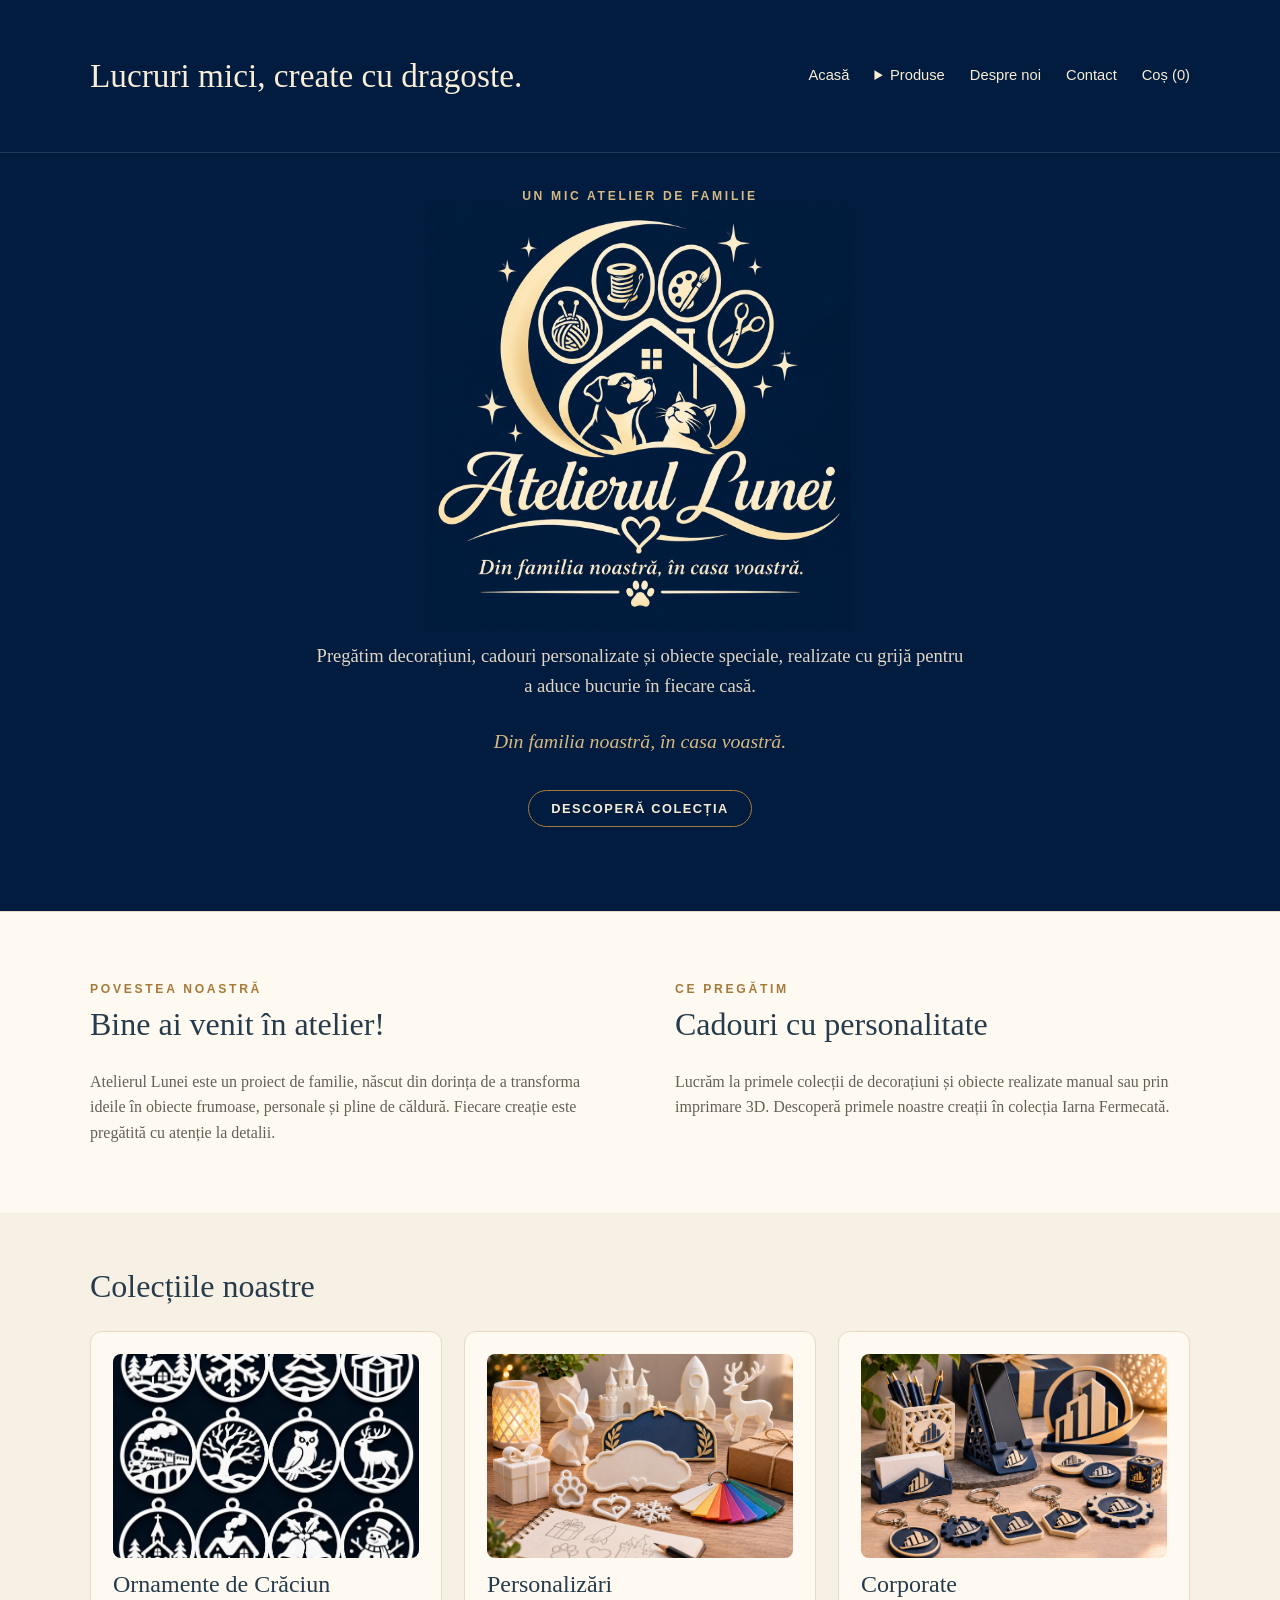
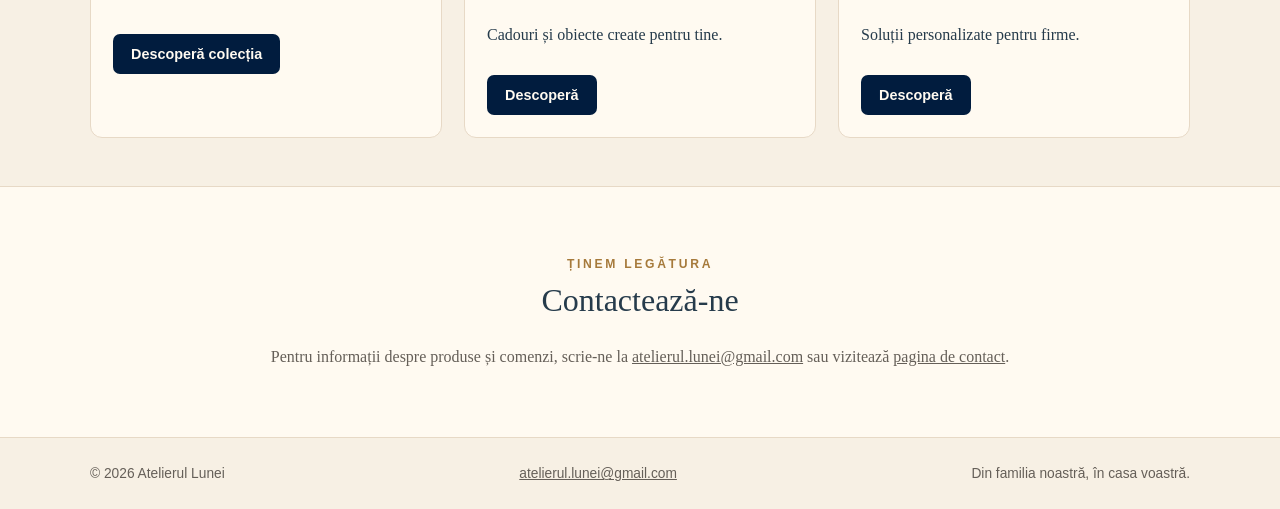
<file: index.html>
<!doctype html>
<html lang="ro">
<head>
  <meta charset="UTF-8" />
  <meta name="viewport" content="width=device-width, initial-scale=1" />
  <meta name="theme-color" content="#011c3e" />
  <meta name="description" content="Atelierul Lunei – decorațiuni și cadouri create cu dragoste. Din familia noastră, în casa voastră." />
  <title>Atelierul Lunei | Creat cu dragoste</title>
  <style>
    :root { --bg:#f7f0e4; --paper:#fffaf1; --ink:#263b4b; --muted:#655f58; --accent:#a67a3b; --line:#e7d9c6; }
    * { box-sizing:border-box; }
    html { scroll-behavior:smooth; }
    body { margin:0; font-family:Georgia,'Times New Roman',serif; color:var(--ink); background:var(--bg); line-height:1.6; }
    a { color:inherit; }
    .container { width:min(1100px,calc(100% - 40px)); margin-inline:auto; }
    header { background:#011c3e; color:#f8edd7; border-bottom:1px solid rgba(255,255,255,.12); }
    .nav { min-height:152px; display:flex; align-items:center; justify-content:space-between; gap:28px; }
    .header-title { font-size:clamp(1.35rem,2.6vw,2.25rem); line-height:1.2; font-weight:normal; max-width:580px; margin:0; color:#f8edd7; }
    
    nav { display:flex; gap:25px; flex-wrap:wrap; font-family:Arial,sans-serif; font-size:.92rem; }
    nav a { text-decoration:none; }
    nav a:hover, nav a:focus-visible { color:#e9c48a; text-decoration:underline; }
    .hero { padding:34px 0 84px; text-align:center; background:#011c3e; color:#f8edd7; }
    .hero-inner { width:min(1100px,calc(100% - 40px)); margin-inline:auto; }
    .hero-logo { display:block; width:clamp(250px,33vw,430px); max-width:90%; height:auto; margin:0 auto 12px; }
    .hero .eyebrow { color:#d7b883; }
    .hero p { color:#e1d6c5; }
    .hero .slogan { color:#d7b883; }
    .eyebrow { font-family:Arial,sans-serif; text-transform:uppercase; letter-spacing:.22em; color:var(--accent); font-size:.76rem; font-weight:bold; }
    h1 { font-size:clamp(2.4rem,6vw,4.6rem); line-height:1.13; margin:22px auto; max-width:850px; font-weight:normal; }
    .hero p { max-width:650px; margin:0 auto 26px; font-size:1.16rem; color:#e1d6c5; }
    .slogan { font-style:italic; color:var(--accent); font-size:1.24rem; }
    .coming { display:inline-block; margin-top:32px; padding:10px 22px; border:1px solid var(--accent); background:transparent; color:#f8edd7; border-radius:100px; font:600 .8rem Arial,sans-serif; letter-spacing:.12em; text-transform:uppercase; }
    section.info { background:var(--paper); border-top:1px solid var(--line); padding:68px 0; }
    .info-grid { display:grid; grid-template-columns:1fr 1fr; gap:70px; align-items:start; }
    h2 { font-weight:normal; font-size:2rem; margin:0 0 18px; }
    .info p { margin:0; color:var(--muted); }
    .products-placeholder { padding:64px 0; text-align:center; }
    .products-placeholder p { max-width:600px; margin:0 auto; color:var(--muted); }
    .divider { width:68px; height:1px; background:var(--accent); margin:0 auto 24px; }
    footer { border-top:1px solid var(--line); padding:28px 0; color:var(--muted); font: .86rem Arial,sans-serif; }
    .footer-inner { display:flex; justify-content:space-between; gap:15px; flex-wrap:wrap; }
    @media(max-width:700px) { .nav { flex-direction:column; padding:16px 0 20px; gap:14px; } .header-title { text-align:center; } nav { justify-content:center; gap:18px; } .hero { padding:28px 0 68px; } .hero-logo { width:min(330px,85vw); } .info-grid { grid-template-columns:1fr; gap:38px; } section.info { padding:48px 0; } }
  
    .product-card { display:grid; grid-template-columns:1fr 1fr; gap:32px; text-align:left; background:var(--paper); border:1px solid var(--line); border-radius:16px; padding:24px; max-width:900px; margin:30px auto 0; }
    .product-photo { width:100%; display:block; border-radius:10px; }
    .real-photo { width:120px; max-width:100%; border-radius:8px; margin-top:12px; }
    .product-card p { margin:12px 0; } .price { font-size:2rem; color:var(--accent); }
    .order { display:inline-block; background:#011c3e; color:#fffaf1; padding:12px 24px; border-radius:8px; text-decoration:none; font-family:Arial,sans-serif; }
    .photo-note { font: .78rem Arial,sans-serif; color:var(--muted); display:block; margin-top:6px; }
    @media(max-width:700px) { .product-card { grid-template-columns:1fr; padding:16px; gap:18px; } }
  
    .photo-trigger { display:block; padding:0; border:0; background:none; cursor:zoom-in; margin:0 auto; max-width:100%; }
    .photo-dialog { border:0; padding:0; background:transparent; max-width:94vw; max-height:94dvh; overflow:visible; }
    .photo-dialog::backdrop { background:rgba(0,0,0,.85); }
    .photo-dialog img { display:block; max-width:90vw; max-height:85dvh; object-fit:contain; border-radius:8px; }
    .photo-close { position:absolute; top:8px; right:8px; border:0; border-radius:50%; width:42px; height:42px; background:#fff; color:#222; font:28px Arial,sans-serif; cursor:pointer; }
      .video-trigger { display:block; margin:16px auto 0; padding:10px 16px; border:1px solid var(--accent); border-radius:8px; background:var(--paper); color:var(--ink); font:600 .9rem Arial,sans-serif; cursor:pointer; }
    .video-dialog { border:0; border-radius:12px; padding:52px 12px 12px; background:#111; width:min(850px,94vw); max-height:94dvh; }
    .video-dialog::backdrop { background:rgba(0,0,0,.85); }
    .video-dialog video { display:block; width:100%; max-height:75dvh; }
  </style>
<link rel="stylesheet" href="shop.css"></head>
<body>
  <header>
    <div class="container nav">
      <p class="header-title">Lucruri mici, create cu dragoste.</p>
      <nav aria-label="Navigare principală"><a href="index.html#acasa">Acasă</a><details class="menu"><summary>Produse</summary><div><a href="ornamente-craciun.html">Ornamente de Crăciun</a><a href="personalizari.html">Personalizări</a><a href="corporate.html">Corporate</a></div></details><a href="despre-noi.html">Despre noi</a><a href="contact.html">Contact</a><a href="cos.html">Coș (<span data-count>0</span>)</a></nav>
    </div>
  </header>

  <main>
    <section class="hero" id="acasa">
      <div class="hero-inner">
      <div class="eyebrow">Un mic atelier de familie</div>
      <img class="hero-logo" src="assets/logo-atelierul-lunei.png" alt="Atelierul Lunei – logo" />
      <p>Pregătim decorațiuni, cadouri personalizate și obiecte speciale, realizate cu grijă pentru a aduce bucurie în fiecare casă.</p>
      <div class="slogan">Din familia noastră, în casa voastră.</div>
      <div><a class="coming" href="#produse" style="text-decoration:none">Descoperă colecția</a></div>
      </div>
    </section>

    <section class="info" id="despre">
      <div class="container info-grid">
        <div>
          <div class="eyebrow">Povestea noastră</div>
          <h2>Bine ai venit în atelier!</h2>
          <p>Atelierul Lunei este un proiect de familie, născut din dorința de a transforma ideile în obiecte frumoase, personale și pline de căldură. Fiecare creație este pregătită cu atenție la detalii.</p>
        </div>
        <div>
          <div class="eyebrow">Ce pregătim</div>
          <h2>Cadouri cu personalitate</h2>
          <p>Lucrăm la primele colecții de decorațiuni și obiecte realizate manual sau prin imprimare 3D. Descoperă primele noastre creații în colecția Iarna Fermecată.</p>
        </div>
      </div>
    </section>

    <section class="container shop" id="produse"><h2>Colecțiile noastre</h2><div class="tiles"><article class="tile"><a href="ornamente-craciun.html"><img src="assets/iarna-fermecata.webp" alt="Ornamente de Crăciun"></a><h2>Ornamente de Crăciun</h2><a class="btn" href="ornamente-craciun.html">Descoperă colecția</a></article><article class="tile"><a href="personalizari.html"><img src="assets/personalizari-comanda.png" alt="Personalizări la comandă"></a><h2>Personalizări</h2><p>Cadouri și obiecte create pentru tine.</p><a class="btn" href="personalizari.html">Descoperă</a></article><article class="tile"><a href="corporate.html"><img src="assets/corporate-promotionale.png" alt="Soluții corporate personalizate"></a><h2>Corporate</h2><p>Soluții personalizate pentru firme.</p><a class="btn" href="corporate.html">Descoperă</a></article></div></section>

    <section class="info" id="contact">
      <div class="container" style="text-align:center">
        <div class="eyebrow">Ținem legătura</div>
        <h2>Contactează-ne</h2>
        <p>Pentru informații despre produse și comenzi, scrie-ne la <a href="mailto:atelierul.lunei@gmail.com">atelierul.lunei@gmail.com</a> sau vizitează <a href="contact.html">pagina de contact</a>.</p>
      </div>
    </section>
  </main>

  <footer>
    <div class="container footer-inner">
      <span>© <span id="year">2026</span> Atelierul Lunei</span>
      <a href="mailto:atelierul.lunei@gmail.com">atelierul.lunei@gmail.com</a><span>Din familia noastră, în casa voastră.</span>
    </div>
  </footer>
  <script>document.getElementById('year').textContent = new Date().getFullYear();</script>
<script src="cart.js" defer></script></body></html>
</file>
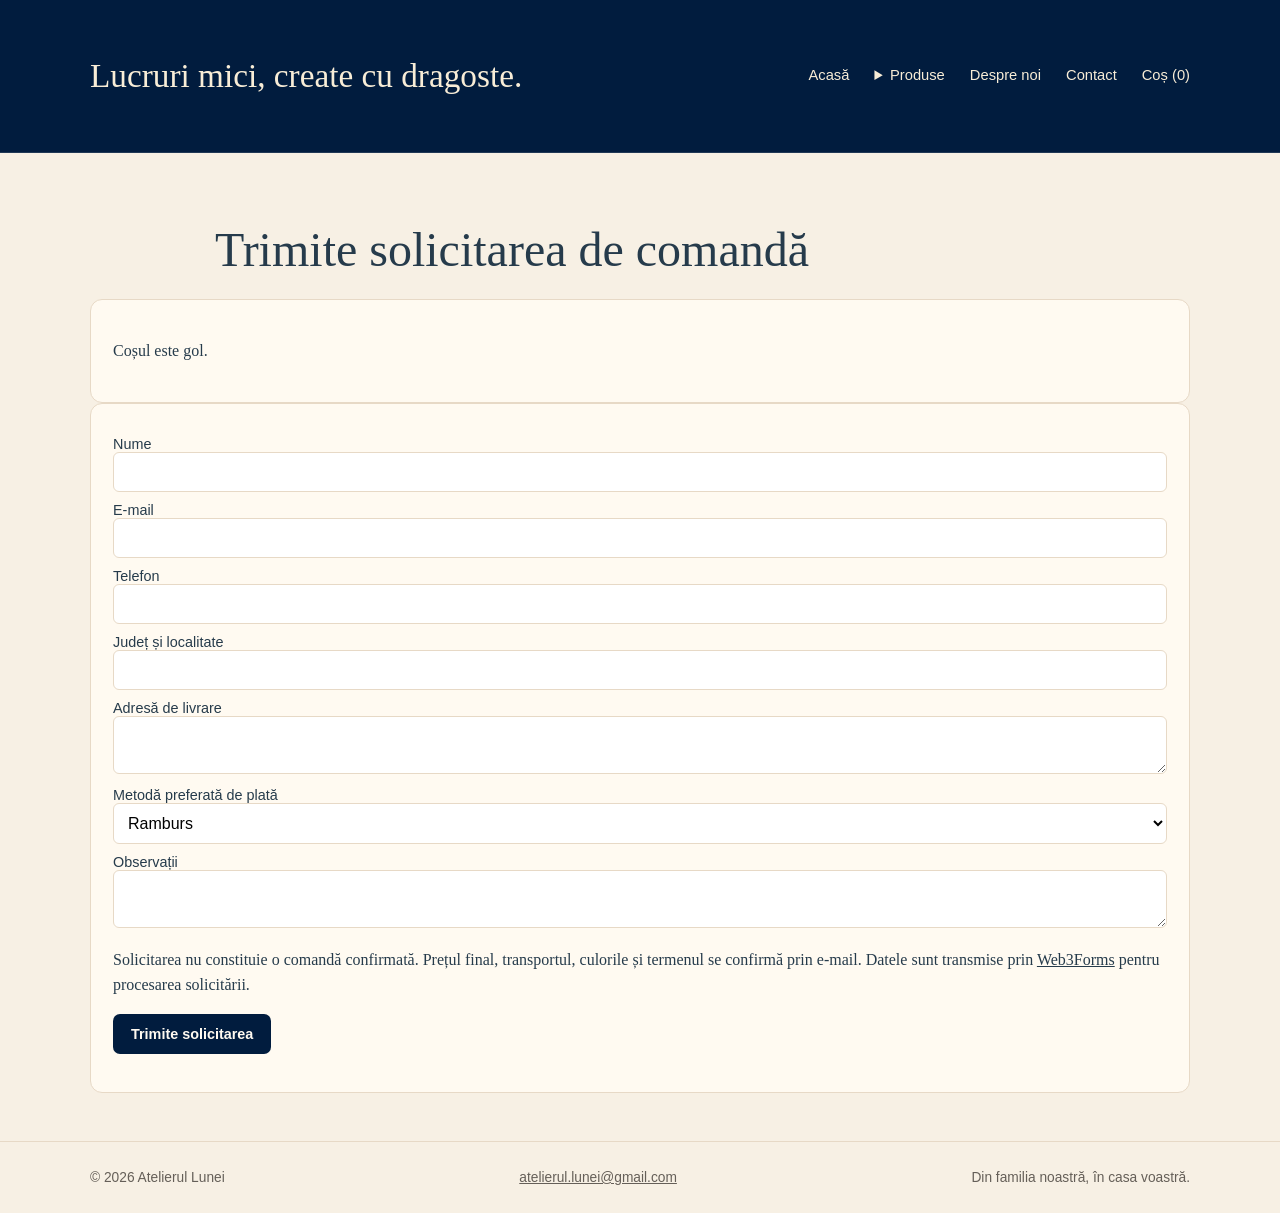
<file: comanda.html>
<!doctype html>
<html lang="ro">
<head>
  <meta charset="UTF-8" />
  <meta name="viewport" content="width=device-width, initial-scale=1" />
  <meta name="theme-color" content="#011c3e" />
  <meta name="description" content="Atelierul Lunei – decorațiuni și cadouri create cu dragoste. Din familia noastră, în casa voastră." />
  <title>Comandă | Atelierul Lunei</title>
  <style>
    :root { --bg:#f7f0e4; --paper:#fffaf1; --ink:#263b4b; --muted:#655f58; --accent:#a67a3b; --line:#e7d9c6; }
    * { box-sizing:border-box; }
    html { scroll-behavior:smooth; }
    body { margin:0; font-family:Georgia,'Times New Roman',serif; color:var(--ink); background:var(--bg); line-height:1.6; }
    a { color:inherit; }
    .container { width:min(1100px,calc(100% - 40px)); margin-inline:auto; }
    header { background:#011c3e; color:#f8edd7; border-bottom:1px solid rgba(255,255,255,.12); }
    .nav { min-height:152px; display:flex; align-items:center; justify-content:space-between; gap:28px; }
    .header-title { font-size:clamp(1.35rem,2.6vw,2.25rem); line-height:1.2; font-weight:normal; max-width:580px; margin:0; color:#f8edd7; }
    
    nav { display:flex; gap:25px; flex-wrap:wrap; font-family:Arial,sans-serif; font-size:.92rem; }
    nav a { text-decoration:none; }
    nav a:hover, nav a:focus-visible { color:#e9c48a; text-decoration:underline; }
    .hero { padding:34px 0 84px; text-align:center; background:#011c3e; color:#f8edd7; }
    .hero-inner { width:min(1100px,calc(100% - 40px)); margin-inline:auto; }
    .hero-logo { display:block; width:clamp(250px,33vw,430px); max-width:90%; height:auto; margin:0 auto 12px; }
    .hero .eyebrow { color:#d7b883; }
    .hero p { color:#e1d6c5; }
    .hero .slogan { color:#d7b883; }
    .eyebrow { font-family:Arial,sans-serif; text-transform:uppercase; letter-spacing:.22em; color:var(--accent); font-size:.76rem; font-weight:bold; }
    h1 { font-size:clamp(2.4rem,6vw,4.6rem); line-height:1.13; margin:22px auto; max-width:850px; font-weight:normal; }
    .hero p { max-width:650px; margin:0 auto 26px; font-size:1.16rem; color:#e1d6c5; }
    .slogan { font-style:italic; color:var(--accent); font-size:1.24rem; }
    .coming { display:inline-block; margin-top:32px; padding:10px 22px; border:1px solid var(--accent); background:transparent; color:#f8edd7; border-radius:100px; font:600 .8rem Arial,sans-serif; letter-spacing:.12em; text-transform:uppercase; }
    section.info { background:var(--paper); border-top:1px solid var(--line); padding:68px 0; }
    .info-grid { display:grid; grid-template-columns:1fr 1fr; gap:70px; align-items:start; }
    h2 { font-weight:normal; font-size:2rem; margin:0 0 18px; }
    .info p { margin:0; color:var(--muted); }
    .products-placeholder { padding:64px 0; text-align:center; }
    .products-placeholder p { max-width:600px; margin:0 auto; color:var(--muted); }
    .divider { width:68px; height:1px; background:var(--accent); margin:0 auto 24px; }
    footer { border-top:1px solid var(--line); padding:28px 0; color:var(--muted); font: .86rem Arial,sans-serif; }
    .footer-inner { display:flex; justify-content:space-between; gap:15px; flex-wrap:wrap; }
    @media(max-width:700px) { .nav { flex-direction:column; padding:16px 0 20px; gap:14px; } .header-title { text-align:center; } nav { justify-content:center; gap:18px; } .hero { padding:28px 0 68px; } .hero-logo { width:min(330px,85vw); } .info-grid { grid-template-columns:1fr; gap:38px; } section.info { padding:48px 0; } }
  
    .product-card { display:grid; grid-template-columns:1fr 1fr; gap:32px; text-align:left; background:var(--paper); border:1px solid var(--line); border-radius:16px; padding:24px; max-width:900px; margin:30px auto 0; }
    .product-photo { width:100%; display:block; border-radius:10px; }
    .real-photo { width:120px; max-width:100%; border-radius:8px; margin-top:12px; }
    .product-card p { margin:12px 0; } .price { font-size:2rem; color:var(--accent); }
    .order { display:inline-block; background:#011c3e; color:#fffaf1; padding:12px 24px; border-radius:8px; text-decoration:none; font-family:Arial,sans-serif; }
    .photo-note { font: .78rem Arial,sans-serif; color:var(--muted); display:block; margin-top:6px; }
    @media(max-width:700px) { .product-card { grid-template-columns:1fr; padding:16px; gap:18px; } }
  
    .photo-trigger { display:block; padding:0; border:0; background:none; cursor:zoom-in; margin:0 auto; max-width:100%; }
    .photo-dialog { border:0; padding:0; background:transparent; max-width:94vw; max-height:94dvh; overflow:visible; }
    .photo-dialog::backdrop { background:rgba(0,0,0,.85); }
    .photo-dialog img { display:block; max-width:90vw; max-height:85dvh; object-fit:contain; border-radius:8px; }
    .photo-close { position:absolute; top:8px; right:8px; border:0; border-radius:50%; width:42px; height:42px; background:#fff; color:#222; font:28px Arial,sans-serif; cursor:pointer; }
      .video-trigger { display:block; margin:16px auto 0; padding:10px 16px; border:1px solid var(--accent); border-radius:8px; background:var(--paper); color:var(--ink); font:600 .9rem Arial,sans-serif; cursor:pointer; }
    .video-dialog { border:0; border-radius:12px; padding:52px 12px 12px; background:#111; width:min(850px,94vw); max-height:94dvh; }
    .video-dialog::backdrop { background:rgba(0,0,0,.85); }
    .video-dialog video { display:block; width:100%; max-height:75dvh; }
  </style>
<link rel="stylesheet" href="shop.css"></head>
<body>
  <header>
    <div class="container nav">
      <p class="header-title">Lucruri mici, create cu dragoste.</p>
      <nav aria-label="Navigare principală"><a href="index.html#acasa">Acasă</a><details class="menu"><summary>Produse</summary><div><a href="ornamente-craciun.html">Ornamente de Crăciun</a><a href="personalizari.html">Personalizări</a><a href="corporate.html">Corporate</a></div></details><a href="despre-noi.html">Despre noi</a><a href="contact.html">Contact</a><a href="cos.html">Coș (<span data-count>0</span>)</a></nav>
    </div>
  </header>

<main class="container shop"><h1>Trimite solicitarea de comandă</h1><div class="panel" id="summary"></div><form class="panel" id="checkout" action="https://api.web3forms.com/submit" method="POST"><input type="hidden" name="subject" value="Solicitare comandă – Atelierul Lunei"><input type="hidden" name="access_key" value="41b982d4-6be7-4e26-a9de-3ab6741fc878"><input type="hidden" name="produse"><div hidden><input name="botcheck" tabindex="-1"></div><label>Nume<input name="name" required autocomplete="name"></label><label>E-mail<input type="email" name="email" required autocomplete="email"></label><label>Telefon<input type="tel" name="telefon" required autocomplete="tel"></label><label>Județ și localitate<input name="localitate" required></label><label>Adresă de livrare<textarea name="adresa" required></textarea></label><label>Metodă preferată de plată<select name="plata"><option>Ramburs</option><option>Transfer bancar</option></select></label><label>Observații<textarea name="observatii"></textarea></label><p>Solicitarea nu constituie o comandă confirmată. Prețul final, transportul, culorile și termenul se confirmă prin e-mail. Datele sunt transmise prin <a href="https://web3forms.com/">Web3Forms</a> pentru procesarea solicitării.</p><button class="btn">Trimite solicitarea</button><p id="form-status" role="status" aria-live="polite"></p></form></main>  <footer>
    <div class="container footer-inner">
      <span>© <span id="year">2026</span> Atelierul Lunei</span>
      <a href="mailto:atelierul.lunei@gmail.com">atelierul.lunei@gmail.com</a><span>Din familia noastră, în casa voastră.</span>
    </div>
  </footer>
  <script>document.getElementById('year').textContent = new Date().getFullYear();</script>
<script src="cart.js" defer></script><script>document.addEventListener('DOMContentLoaded',()=>{const f=document.querySelector('form[action="https://api.web3forms.com/submit"]');const status=document.getElementById('form-status');let busy=false;f.addEventListener('submit',async e=>{e.preventDefault();if(busy)return;const b=f.querySelector('button');if(b.disabled)return;busy=true;b.disabled=true;status.textContent='Se trimite…';try{const data=Object.fromEntries(new FormData(f));if(!data.botcheck)delete data.botcheck;const r=await fetch(f.action,{method:'POST',headers:{'Content-Type':'application/json','Accept':'application/json'},body:JSON.stringify(data)});const result=await r.json();if(!r.ok||result.success!==true)throw Error('send');status.textContent='Solicitarea a fost transmisă. Îți vom confirma comanda prin e-mail.';cart=[];save();f.reset();render();}catch(err){status.textContent='Trimiterea nu a putut fi confirmată. Datele au fost păstrate. Înainte de a reîncerca, ne poți contacta la 0766.894.814.';}finally{busy=false;b.disabled=!cart.length;}});});</script></body></html>
</file>
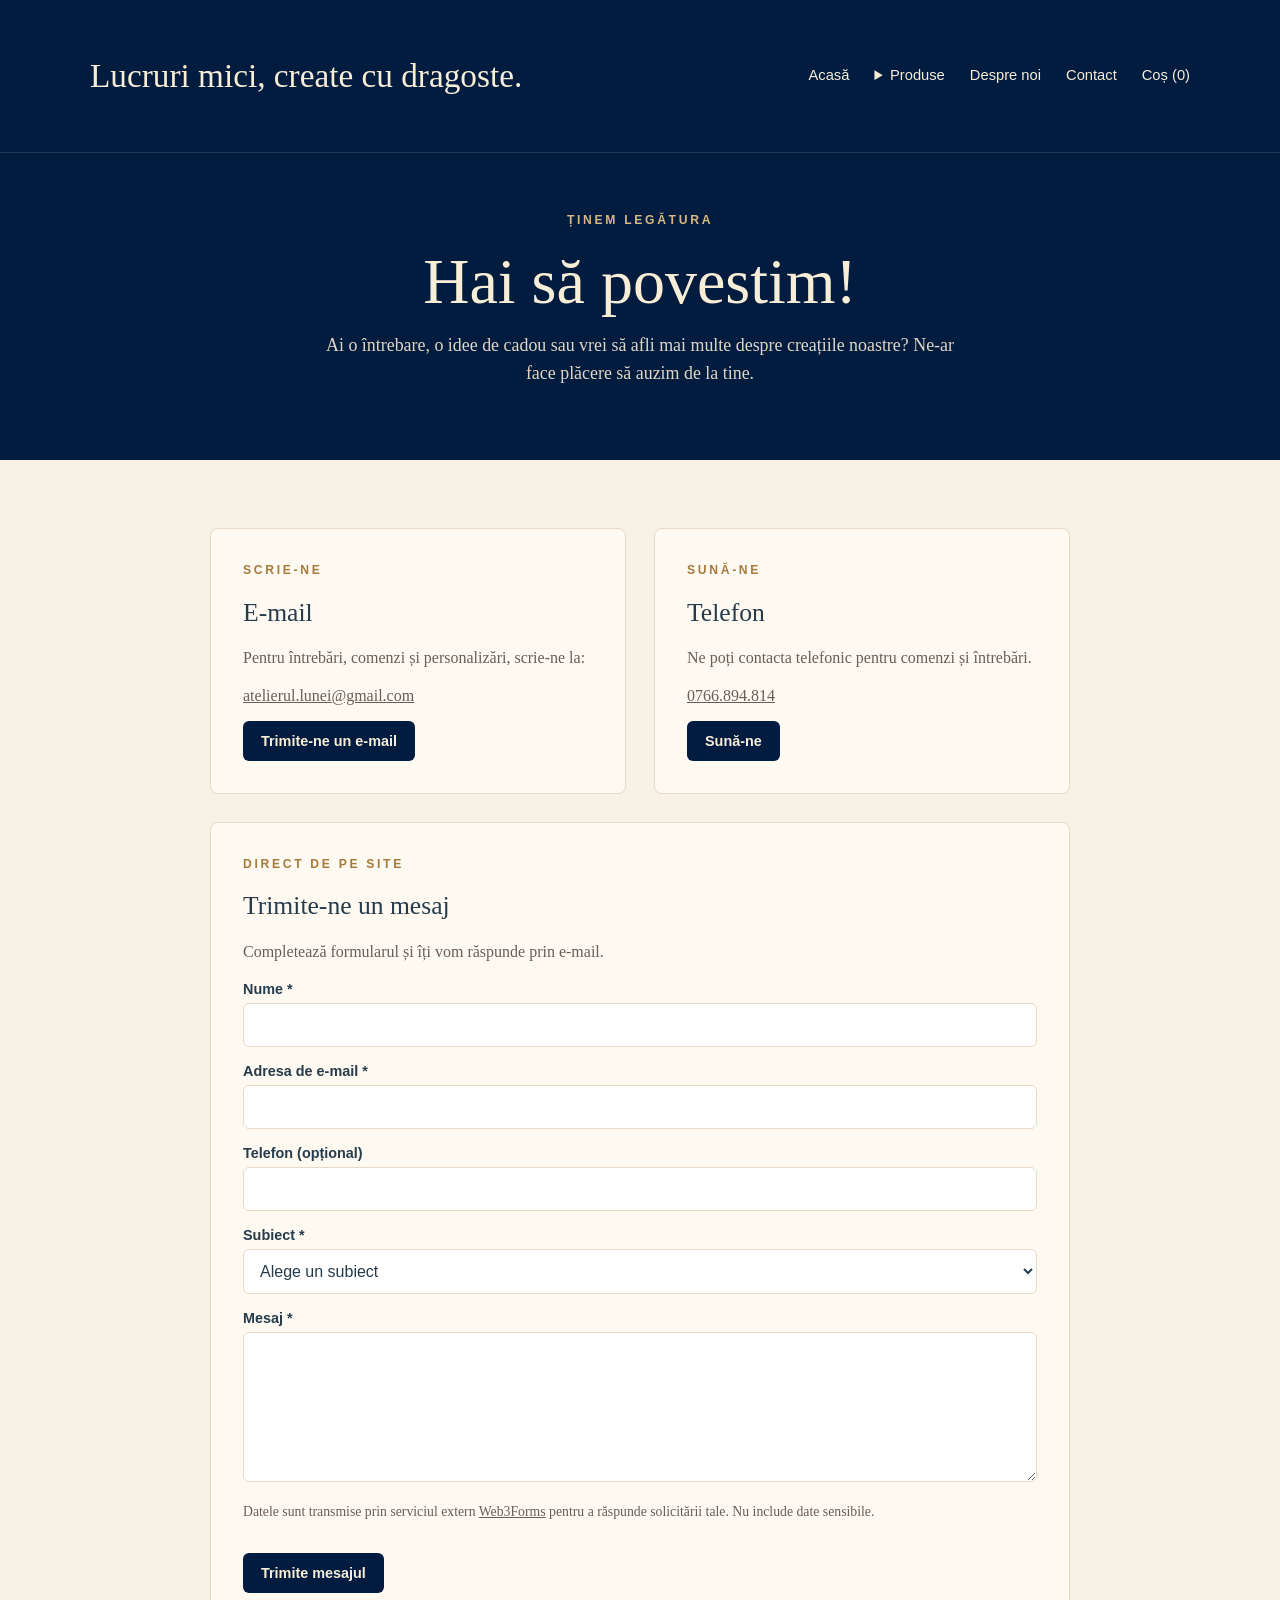
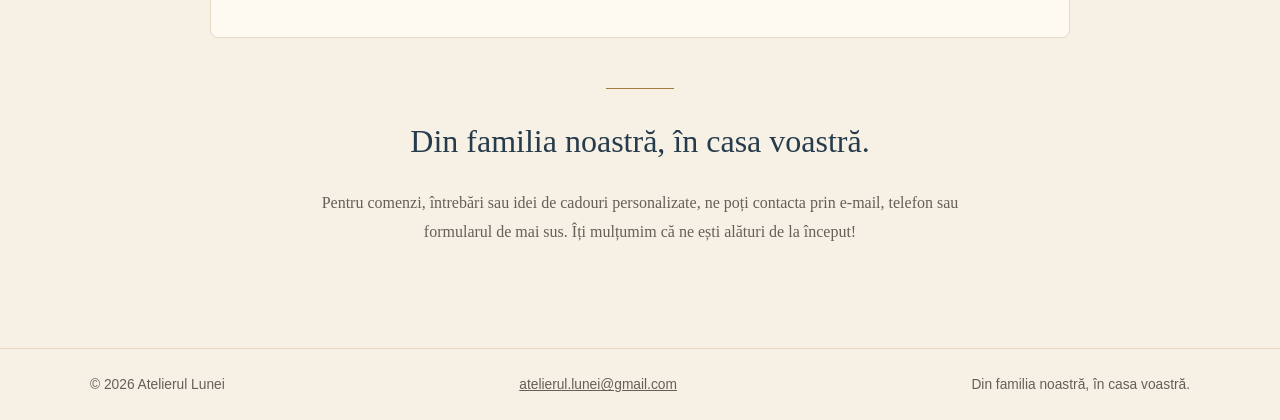
<file: contact.html>
<!doctype html>
<html lang="ro"><head><meta charset="UTF-8"/><meta name="viewport" content="width=device-width, initial-scale=1"/><meta name="theme-color" content="#011c3e"/><meta name="description" content="Contactează Atelierul Lunei pentru întrebări despre decorațiuni, cadouri și creații personalizate."/><title>Contact | Atelierul Lunei</title><style>
    :root { --bg:#f7f0e4; --paper:#fffaf1; --ink:#263b4b; --muted:#655f58; --accent:#a67a3b; --line:#e7d9c6; }
    * { box-sizing:border-box; }
    html { scroll-behavior:smooth; }
    body { margin:0; font-family:Georgia,'Times New Roman',serif; color:var(--ink); background:var(--bg); line-height:1.6; }
    a { color:inherit; }
    .container { width:min(1100px,calc(100% - 40px)); margin-inline:auto; }
    header { background:#011c3e; color:#f8edd7; border-bottom:1px solid rgba(255,255,255,.12); }
    .nav { min-height:152px; display:flex; align-items:center; justify-content:space-between; gap:28px; }
    .header-title { font-size:clamp(1.35rem,2.6vw,2.25rem); line-height:1.2; font-weight:normal; max-width:580px; margin:0; color:#f8edd7; }
    
    nav { display:flex; gap:25px; flex-wrap:wrap; font-family:Arial,sans-serif; font-size:.92rem; }
    nav a { text-decoration:none; }
    nav a:hover, nav a:focus-visible { color:#e9c48a; text-decoration:underline; }
    .hero { padding:34px 0 84px; text-align:center; background:#011c3e; color:#f8edd7; }
    .hero-inner { width:min(1100px,calc(100% - 40px)); margin-inline:auto; }
    .hero-logo { display:block; width:clamp(250px,33vw,430px); max-width:90%; height:auto; margin:0 auto 12px; }
    .hero .eyebrow { color:#d7b883; }
    .hero p { color:#e1d6c5; }
    .hero .slogan { color:#d7b883; }
    .eyebrow { font-family:Arial,sans-serif; text-transform:uppercase; letter-spacing:.22em; color:var(--accent); font-size:.76rem; font-weight:bold; }
    h1 { font-size:clamp(2.4rem,6vw,4.6rem); line-height:1.13; margin:22px auto; max-width:850px; font-weight:normal; }
    .hero p { max-width:650px; margin:0 auto 26px; font-size:1.16rem; color:#e1d6c5; }
    .slogan { font-style:italic; color:var(--accent); font-size:1.24rem; }
    .coming { display:inline-block; margin-top:32px; padding:10px 22px; border:1px solid var(--accent); background:transparent; color:#f8edd7; border-radius:100px; font:600 .8rem Arial,sans-serif; letter-spacing:.12em; text-transform:uppercase; }
    section.info { background:var(--paper); border-top:1px solid var(--line); padding:68px 0; }
    .info-grid { display:grid; grid-template-columns:1fr 1fr; gap:70px; align-items:start; }
    h2 { font-weight:normal; font-size:2rem; margin:0 0 18px; }
    .info p { margin:0; color:var(--muted); }
    .products-placeholder { padding:64px 0; text-align:center; }
    .products-placeholder p { max-width:600px; margin:0 auto; color:var(--muted); }
    .divider { width:68px; height:1px; background:var(--accent); margin:0 auto 24px; }
    footer { border-top:1px solid var(--line); padding:28px 0; color:var(--muted); font: .86rem Arial,sans-serif; }
    .footer-inner { display:flex; justify-content:space-between; gap:15px; flex-wrap:wrap; }
    @media(max-width:700px) { .nav { flex-direction:column; padding:16px 0 20px; gap:14px; } .header-title { text-align:center; } nav { justify-content:center; gap:18px; } .hero { padding:28px 0 68px; } .hero-logo { width:min(330px,85vw); } .info-grid { grid-template-columns:1fr; gap:38px; } section.info { padding:48px 0; } }
  

    .about-hero { background:#011c3e; color:#f8edd7; text-align:center; padding:60px 0 76px; }
    .about-hero .eyebrow { color:#d7b883; }
    .about-hero h1 { font-size:clamp(2.4rem,5vw,4rem); margin:16px auto 12px; }
    .about-hero .subtitle { color:#d7b883; font-style:italic; font-size:1.3rem; margin:0; }
    .about-content { max-width:800px; margin:0 auto; padding:70px 20px 90px; }
    .about-content section { margin-bottom:52px; }
    .about-content h2 { font-size:clamp(1.65rem,3vw,2.1rem); color:var(--ink); margin-bottom:18px; }
    .about-content p { font-size:1.08rem; color:var(--muted); line-height:1.85; margin:0 0 17px; }
    .about-content .closing { text-align:center; margin-top:48px; color:var(--accent); font-size:1.5rem; font-style:italic; }
    .about-content .divider { margin:0 0 24px; }
    @media(max-width:700px) { .about-hero { padding:46px 0 56px; } .about-content { padding:48px 20px 65px; } }

.contact-hero{background:#011c3e;color:#f8edd7;text-align:center;padding:58px 0 72px}.contact-hero .eyebrow{color:#d7b883}.contact-hero h1{margin:16px auto 12px;font-size:clamp(2.5rem,5vw,4rem)}.contact-hero p{color:#e1d6c5;max-width:650px;margin:0 auto;font-size:1.12rem}.contact-content{max-width:900px;margin:0 auto;padding:68px 20px 86px}.contact-grid{display:grid;grid-template-columns:1fr 1fr;gap:28px}.contact-card{border:1px solid var(--line);background:var(--paper);padding:32px;border-radius:8px}.contact-card h2{font-size:1.6rem;margin:12px 0}.contact-card p{color:var(--muted);margin:0 0 12px}.contact-card .pending{font:600 .86rem Arial,sans-serif;color:#87632e}.contact-note{text-align:center;max-width:670px;margin:50px auto 0;color:var(--muted);line-height:1.8}.contact-note h2{color:var(--ink)}@media(max-width:700px){.contact-grid{grid-template-columns:1fr}.contact-hero{padding:45px 0 55px}.contact-content{padding:48px 20px 65px}}
.email-button{display:inline-block;background:#011c3e;color:#f8edd7;padding:12px 18px;border-radius:6px;text-decoration:none;font:600 .9rem Arial,sans-serif}.email-button:hover{background:#263b4b} .contact-form{margin-top:28px}.contact-form label{display:block;font:600 .9rem Arial,sans-serif;margin:16px 0 6px}.contact-form input,.contact-form select,.contact-form textarea{width:100%;padding:12px;border:1px solid var(--line);border-radius:6px;background:#fff;color:var(--ink);font:1rem Arial,sans-serif}.contact-form textarea{min-height:150px;resize:vertical}.contact-form button{border:0;cursor:pointer;margin-top:18px}.contact-form .privacy{font-size:.86rem;margin-top:12px}.contact-form :focus-visible{outline:2px solid var(--accent);outline-offset:2px}</style><link rel="stylesheet" href="shop.css"></head><body>
<header><div class="container nav"><p class="header-title">Lucruri mici, create cu dragoste.</p><nav aria-label="Navigare principală"><a href="index.html#acasa">Acasă</a><details class="menu"><summary>Produse</summary><div><a href="ornamente-craciun.html">Ornamente de Crăciun</a><a href="personalizari.html">Personalizări</a><a href="corporate.html">Corporate</a></div></details><a href="despre-noi.html">Despre noi</a><a href="contact.html">Contact</a><a href="cos.html">Coș (<span data-count>0</span>)</a></nav></div></header>
<main><section class="contact-hero"><div class="container"><div class="eyebrow">Ținem legătura</div><h1>Hai să povestim!</h1><p>Ai o întrebare, o idee de cadou sau vrei să afli mai multe despre creațiile noastre? Ne-ar face plăcere să auzim de la tine.</p></div></section>
<section class="contact-content"><div class="contact-grid"><div class="contact-card"><div class="eyebrow">Scrie-ne</div><h2>E-mail</h2><p>Pentru întrebări, comenzi și personalizări, scrie-ne la:</p><p style="overflow-wrap:anywhere"><a href="mailto:atelierul.lunei@gmail.com">atelierul.lunei@gmail.com</a></p><a class="email-button" href="mailto:atelierul.lunei@gmail.com">Trimite-ne un e-mail</a></div><div class="contact-card"><div class="eyebrow">Sună-ne</div><h2>Telefon</h2><p>Ne poți contacta telefonic pentru comenzi și întrebări.</p><p><a href="tel:+40766894814">0766.894.814</a></p><a class="email-button" href="tel:+40766894814">Sună-ne</a></div></div><div class="contact-card contact-form"><div class="eyebrow">Direct de pe site</div><h2>Trimite-ne un mesaj</h2><p>Completează formularul și îți vom răspunde prin e-mail.</p><form action="https://api.web3forms.com/submit" method="POST"><input type="hidden" name="subject" value="Mesaj nou – Atelierul Lunei"><input type="hidden" name="access_key" value="41b982d4-6be7-4e26-a9de-3ab6741fc878"><div hidden><input type="text" name="botcheck" tabindex="-1" autocomplete="off"></div><label for="name">Nume *</label><input id="name" name="name" autocomplete="name" required maxlength="120"><label for="email">Adresa de e-mail *</label><input id="email" name="email" type="email" autocomplete="email" required maxlength="254"><label for="phone">Telefon (opțional)</label><input id="phone" name="telefon" type="tel" autocomplete="tel" maxlength="40"><label for="topic">Subiect *</label><select id="topic" name="subiect" required><option value="">Alege un subiect</option><option>Comandă</option><option>Personalizare</option><option>Colaborare B2B</option><option>Alte întrebări</option></select><label for="message">Mesaj *</label><textarea id="message" name="message" required maxlength="5000"></textarea><p class="privacy">Datele sunt transmise prin serviciul extern <a href="https://web3forms.com/" target="_blank" rel="noopener noreferrer">Web3Forms</a> pentru a răspunde solicitării tale. Nu include date sensibile.</p><button class="email-button" type="submit">Trimite mesajul</button><p id="form-status" role="status" aria-live="polite"></p></form></div><div class="contact-note"><div class="divider"></div><h2>Din familia noastră, în casa voastră.</h2><p>Pentru comenzi, întrebări sau idei de cadouri personalizate, ne poți contacta prin e-mail, telefon sau formularul de mai sus. Îți mulțumim că ne ești alături de la început!</p></div></section></main>
<footer><div class="container footer-inner"><span>© <span id="year">2026</span> Atelierul Lunei</span><a href="mailto:atelierul.lunei@gmail.com">atelierul.lunei@gmail.com</a><span>Din familia noastră, în casa voastră.</span></div></footer><script>document.getElementById('year').textContent=new Date().getFullYear();</script><script src="cart.js" defer></script><script>document.addEventListener('DOMContentLoaded',()=>{const f=document.querySelector('form[action="https://api.web3forms.com/submit"]');const status=document.getElementById('form-status');let busy=false;f.addEventListener('submit',async e=>{e.preventDefault();if(busy)return;const b=f.querySelector('button');if(b.disabled)return;busy=true;b.disabled=true;status.textContent='Se trimite…';try{const data=Object.fromEntries(new FormData(f));if(!data.botcheck)delete data.botcheck;const r=await fetch(f.action,{method:'POST',headers:{'Content-Type':'application/json','Accept':'application/json'},body:JSON.stringify(data)});const result=await r.json();if(!r.ok||result.success!==true)throw Error('send');status.textContent='Mesajul a fost transmis. Îți mulțumim!';f.reset();}catch(err){status.textContent='Trimiterea nu a putut fi confirmată. Datele au fost păstrate. Înainte de a reîncerca, ne poți contacta la 0766.894.814.';}finally{busy=false;b.disabled=false;}});});</script></body></html>
</file>
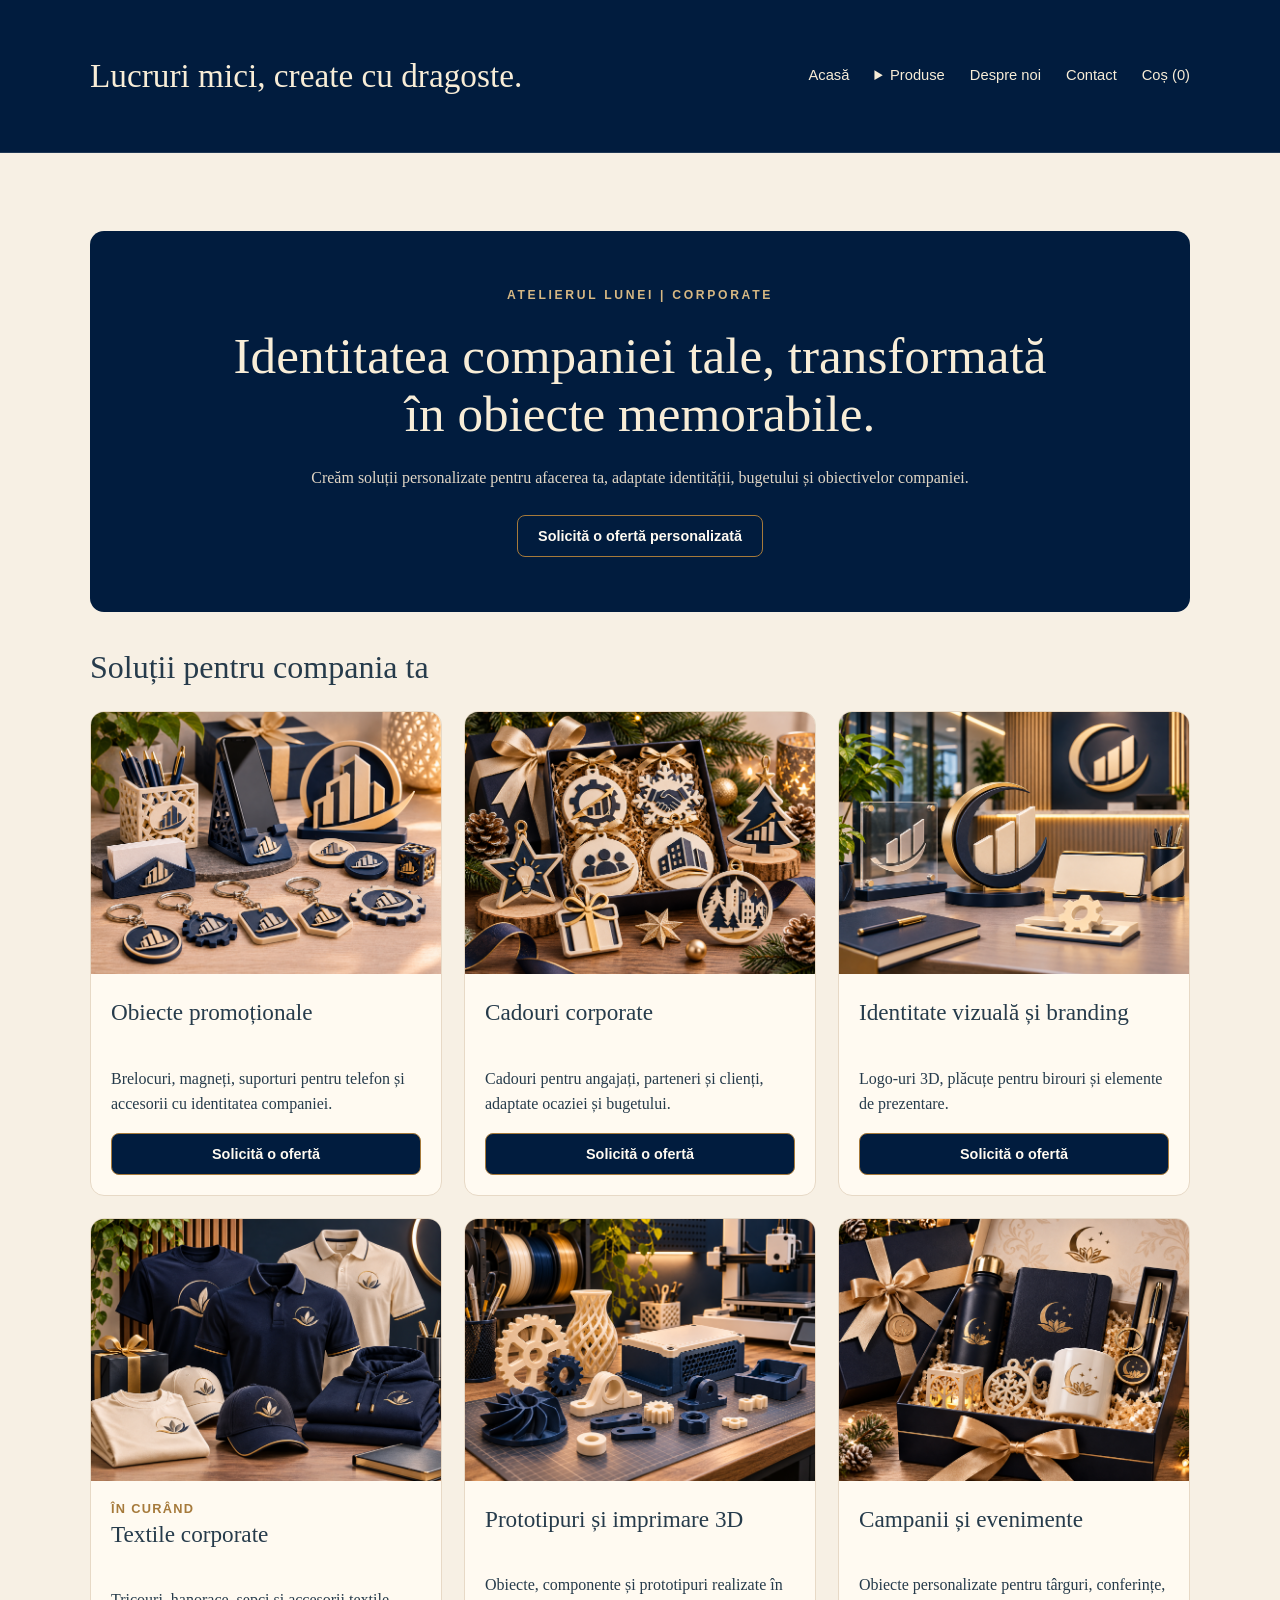
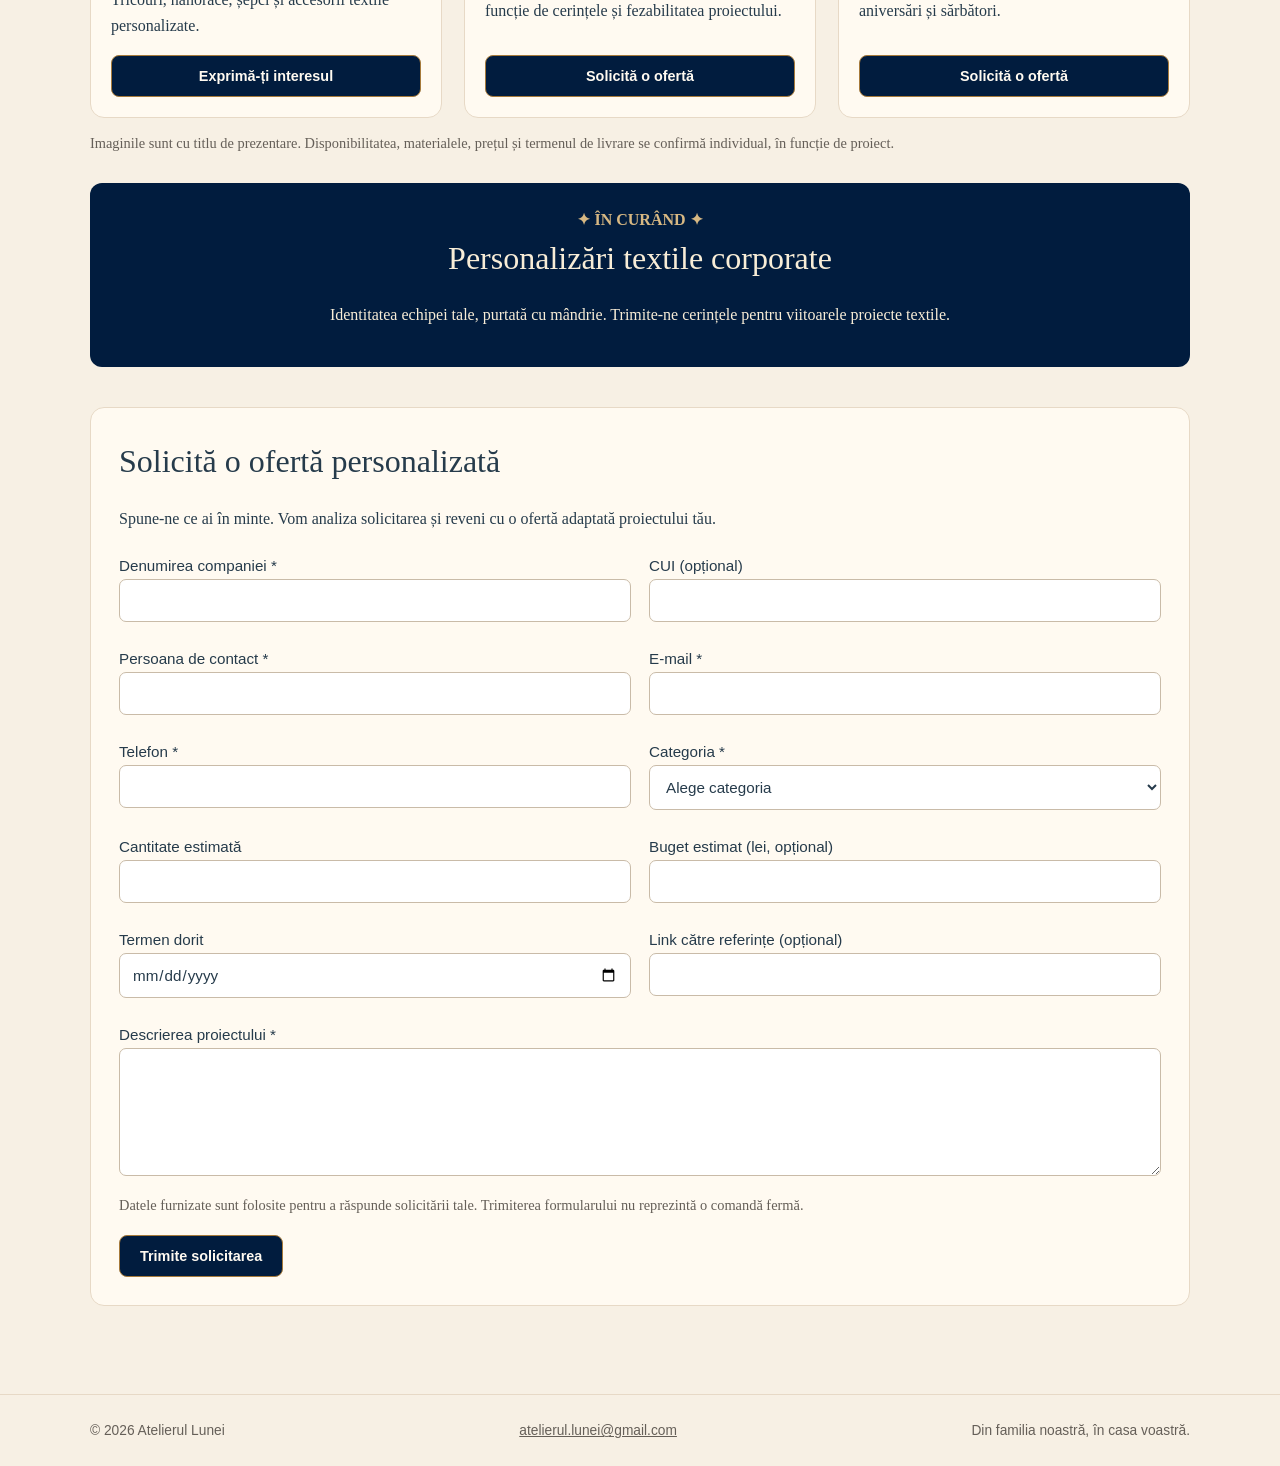
<file: corporate.html>
<!doctype html>
<html lang="ro">
<head>
  <meta charset="UTF-8" />
  <meta name="viewport" content="width=device-width, initial-scale=1" />
  <meta name="theme-color" content="#011c3e" />
  <meta name="description" content="Atelierul Lunei – decorațiuni și cadouri create cu dragoste. Din familia noastră, în casa voastră." />
  <title>Corporate | Atelierul Lunei</title>
  <style>
    :root { --bg:#f7f0e4; --paper:#fffaf1; --ink:#263b4b; --muted:#655f58; --accent:#a67a3b; --line:#e7d9c6; }
    * { box-sizing:border-box; }
    html { scroll-behavior:smooth; }
    body { margin:0; font-family:Georgia,'Times New Roman',serif; color:var(--ink); background:var(--bg); line-height:1.6; }
    a { color:inherit; }
    .container { width:min(1100px,calc(100% - 40px)); margin-inline:auto; }
    header { background:#011c3e; color:#f8edd7; border-bottom:1px solid rgba(255,255,255,.12); }
    .nav { min-height:152px; display:flex; align-items:center; justify-content:space-between; gap:28px; }
    .header-title { font-size:clamp(1.35rem,2.6vw,2.25rem); line-height:1.2; font-weight:normal; max-width:580px; margin:0; color:#f8edd7; }
    
    nav { display:flex; gap:25px; flex-wrap:wrap; font-family:Arial,sans-serif; font-size:.92rem; }
    nav a { text-decoration:none; }
    nav a:hover, nav a:focus-visible { color:#e9c48a; text-decoration:underline; }
    .hero { padding:34px 0 84px; text-align:center; background:#011c3e; color:#f8edd7; }
    .hero-inner { width:min(1100px,calc(100% - 40px)); margin-inline:auto; }
    .hero-logo { display:block; width:clamp(250px,33vw,430px); max-width:90%; height:auto; margin:0 auto 12px; }
    .hero .eyebrow { color:#d7b883; }
    .hero p { color:#e1d6c5; }
    .hero .slogan { color:#d7b883; }
    .eyebrow { font-family:Arial,sans-serif; text-transform:uppercase; letter-spacing:.22em; color:var(--accent); font-size:.76rem; font-weight:bold; }
    h1 { font-size:clamp(2.4rem,6vw,4.6rem); line-height:1.13; margin:22px auto; max-width:850px; font-weight:normal; }
    .hero p { max-width:650px; margin:0 auto 26px; font-size:1.16rem; color:#e1d6c5; }
    .slogan { font-style:italic; color:var(--accent); font-size:1.24rem; }
    .coming { display:inline-block; margin-top:32px; padding:10px 22px; border:1px solid var(--accent); background:transparent; color:#f8edd7; border-radius:100px; font:600 .8rem Arial,sans-serif; letter-spacing:.12em; text-transform:uppercase; }
    section.info { background:var(--paper); border-top:1px solid var(--line); padding:68px 0; }
    .info-grid { display:grid; grid-template-columns:1fr 1fr; gap:70px; align-items:start; }
    h2 { font-weight:normal; font-size:2rem; margin:0 0 18px; }
    .info p { margin:0; color:var(--muted); }
    .products-placeholder { padding:64px 0; text-align:center; }
    .products-placeholder p { max-width:600px; margin:0 auto; color:var(--muted); }
    .divider { width:68px; height:1px; background:var(--accent); margin:0 auto 24px; }
    footer { border-top:1px solid var(--line); padding:28px 0; color:var(--muted); font: .86rem Arial,sans-serif; }
    .footer-inner { display:flex; justify-content:space-between; gap:15px; flex-wrap:wrap; }
    @media(max-width:700px) { .nav { flex-direction:column; padding:16px 0 20px; gap:14px; } .header-title { text-align:center; } nav { justify-content:center; gap:18px; } .hero { padding:28px 0 68px; } .hero-logo { width:min(330px,85vw); } .info-grid { grid-template-columns:1fr; gap:38px; } section.info { padding:48px 0; } }
  
    .product-card { display:grid; grid-template-columns:1fr 1fr; gap:32px; text-align:left; background:var(--paper); border:1px solid var(--line); border-radius:16px; padding:24px; max-width:900px; margin:30px auto 0; }
    .product-photo { width:100%; display:block; border-radius:10px; }
    .real-photo { width:120px; max-width:100%; border-radius:8px; margin-top:12px; }
    .product-card p { margin:12px 0; } .price { font-size:2rem; color:var(--accent); }
    .order { display:inline-block; background:#011c3e; color:#fffaf1; padding:12px 24px; border-radius:8px; text-decoration:none; font-family:Arial,sans-serif; }
    .photo-note { font: .78rem Arial,sans-serif; color:var(--muted); display:block; margin-top:6px; }
    @media(max-width:700px) { .product-card { grid-template-columns:1fr; padding:16px; gap:18px; } }
  
    .photo-trigger { display:block; padding:0; border:0; background:none; cursor:zoom-in; margin:0 auto; max-width:100%; }
    .photo-dialog { border:0; padding:0; background:transparent; max-width:94vw; max-height:94dvh; overflow:visible; }
    .photo-dialog::backdrop { background:rgba(0,0,0,.85); }
    .photo-dialog img { display:block; max-width:90vw; max-height:85dvh; object-fit:contain; border-radius:8px; }
    .photo-close { position:absolute; top:8px; right:8px; border:0; border-radius:50%; width:42px; height:42px; background:#fff; color:#222; font:28px Arial,sans-serif; cursor:pointer; }
      .video-trigger { display:block; margin:16px auto 0; padding:10px 16px; border:1px solid var(--accent); border-radius:8px; background:var(--paper); color:var(--ink); font:600 .9rem Arial,sans-serif; cursor:pointer; }
    .video-dialog { border:0; border-radius:12px; padding:52px 12px 12px; background:#111; width:min(850px,94vw); max-height:94dvh; }
    .video-dialog::backdrop { background:rgba(0,0,0,.85); }
    .video-dialog video { display:block; width:100%; max-height:75dvh; }
  </style>
<link rel="stylesheet" href="shop.css"><style>
.corp-hero{text-align:center;background:#011c3e;color:#f8edd7;padding:55px 20px;border-radius:14px;margin:30px 0}.corp-hero h1{font-size:clamp(2rem,4vw,3.3rem)}.corp-hero p{max-width:720px;margin:0 auto 24px;color:#e1d6c5}.corp-grid{display:grid;grid-template-columns:repeat(3,minmax(0,1fr));gap:22px}.corp-card{background:var(--paper);border:1px solid var(--line);border-radius:14px;overflow:hidden;display:flex;flex-direction:column}.corp-card img{width:100%;aspect-ratio:4/3;object-fit:cover;display:block}.corp-content{padding:20px;display:flex;flex-direction:column;flex:1}.corp-content h2{font-size:1.45rem}.corp-content p{flex:1}.corp-btn{display:inline-block;background:#011c3e;color:#fffaf1;border:1px solid #a67a3b;border-radius:8px;padding:12px 20px;text-decoration:none;font:600 .9rem Arial,sans-serif;cursor:pointer;text-align:center}.corp-tag{color:#a67a3b;font:bold .8rem Arial,sans-serif;letter-spacing:.1em}.corp-form{background:var(--paper);border:1px solid var(--line);border-radius:14px;padding:28px;margin:40px 0}.corp-fields{display:grid;grid-template-columns:1fr 1fr;gap:18px}.corp-fields label{display:flex;flex-direction:column;gap:5px;font: .95rem Arial,sans-serif}.corp-fields input,.corp-fields select,.corp-fields textarea{width:100%;padding:12px;border:1px solid #c9bba8;border-radius:7px;background:white;color:#263b4b;font:inherit}.corp-wide{grid-column:1/-1}.corp-note{color:var(--muted);font-size:.9rem}.corp-banner{margin:28px 0;padding:24px;text-align:center;background:#011c3e;color:#f8edd7;border-radius:12px}.corp-banner strong{color:#d7b883}@media(max-width:850px){.corp-grid{grid-template-columns:repeat(2,minmax(0,1fr))}}@media(max-width:550px){.corp-grid,.corp-fields{grid-template-columns:1fr}.corp-form{padding:18px}}
</style></head>
<body>
  <header>
    <div class="container nav">
      <p class="header-title">Lucruri mici, create cu dragoste.</p>
      <nav aria-label="Navigare principală"><a href="index.html#acasa">Acasă</a><details class="menu"><summary>Produse</summary><div><a href="ornamente-craciun.html">Ornamente de Crăciun</a><a href="personalizari.html">Personalizări</a><a href="corporate.html">Corporate</a></div></details><a href="despre-noi.html">Despre noi</a><a href="contact.html">Contact</a><a href="cos.html">Coș (<span data-count>0</span>)</a></nav>
    </div>
  </header>

<main class="container shop"><section class="corp-hero"><div class="eyebrow" style="color:#d7b883">Atelierul Lunei | Corporate</div><h1>Identitatea companiei tale, transformată în obiecte memorabile.</h1><p>Creăm soluții personalizate pentru afacerea ta, adaptate identității, bugetului și obiectivelor companiei.</p><a class="corp-btn" href="#oferta">Solicită o ofertă personalizată</a></section><h2>Soluții pentru compania ta</h2><div class="corp-grid"><article class="corp-card"><img src="assets/corporate-promotionale.png" alt="Obiecte promoționale" loading="lazy"><div class="corp-content"><h2>Obiecte promoționale</h2><p>Brelocuri, magneți, suporturi pentru telefon și accesorii cu identitatea companiei.</p><a class="corp-btn" href="#oferta" data-category="Obiecte promoționale">Solicită o ofertă</a></div></article><article class="corp-card"><img src="assets/corporate-cadouri.png" alt="Cadouri corporate" loading="lazy"><div class="corp-content"><h2>Cadouri corporate</h2><p>Cadouri pentru angajați, parteneri și clienți, adaptate ocaziei și bugetului.</p><a class="corp-btn" href="#oferta" data-category="Cadouri corporate">Solicită o ofertă</a></div></article><article class="corp-card"><img src="assets/corporate-branding.png" alt="Identitate vizuală și branding" loading="lazy"><div class="corp-content"><h2>Identitate vizuală și branding</h2><p>Logo-uri 3D, plăcuțe pentru birouri și elemente de prezentare.</p><a class="corp-btn" href="#oferta" data-category="Identitate vizuală și branding">Solicită o ofertă</a></div></article><article class="corp-card"><img src="assets/corporate-textile.png" alt="Textile corporate" loading="lazy"><div class="corp-content"><span class="corp-tag">ÎN CURÂND</span><h2>Textile corporate</h2><p>Tricouri, hanorace, șepci și accesorii textile personalizate.</p><a class="corp-btn" href="#oferta" data-category="Textile corporate">Exprimă-ți interesul</a></div></article><article class="corp-card"><img src="assets/corporate-prototipuri.png" alt="Prototipuri și imprimare 3D" loading="lazy"><div class="corp-content"><h2>Prototipuri și imprimare 3D</h2><p>Obiecte, componente și prototipuri realizate în funcție de cerințele și fezabilitatea proiectului.</p><a class="corp-btn" href="#oferta" data-category="Prototipuri și imprimare 3D">Solicită o ofertă</a></div></article><article class="corp-card"><img src="assets/corporate-evenimente.png" alt="Campanii și evenimente" loading="lazy"><div class="corp-content"><h2>Campanii și evenimente</h2><p>Obiecte personalizate pentru târguri, conferințe, aniversări și sărbători.</p><a class="corp-btn" href="#oferta" data-category="Campanii și evenimente">Solicită o ofertă</a></div></article></div><p class="corp-note">Imaginile sunt cu titlu de prezentare. Disponibilitatea, materialele, prețul și termenul de livrare se confirmă individual, în funcție de proiect.</p><div class="corp-banner"><strong>✦ ÎN CURÂND ✦</strong><h2>Personalizări textile corporate</h2><p>Identitatea echipei tale, purtată cu mândrie. Trimite-ne cerințele pentru viitoarele proiecte textile.</p></div><section class="corp-form" id="oferta"><h2>Solicită o ofertă personalizată</h2><p>Spune-ne ce ai în minte. Vom analiza solicitarea și reveni cu o ofertă adaptată proiectului tău.</p><form action="https://api.web3forms.com/submit" method="POST"><input type="hidden" name="access_key" value="41b982d4-6be7-4e26-a9de-3ab6741fc878"><input type="hidden" name="subject" value="Solicitare ofertă Corporate – Atelierul Lunei"><input type="checkbox" name="botcheck" hidden style="display:none"><div class="corp-fields"><label>Denumirea companiei *<input name="companie" required></label><label>CUI (opțional)<input name="cui"></label><label>Persoana de contact *<input name="name" autocomplete="name" required></label><label>E-mail *<input name="email" type="email" required></label><label>Telefon *<input name="telefon" type="tel" required></label><label>Categoria *<select name="categorie" id="corp-category" required><option value="">Alege categoria</option><option>Obiecte promoționale</option><option>Cadouri corporate</option><option>Identitate vizuală și branding</option><option>Textile corporate</option><option>Prototipuri și imprimare 3D</option><option>Campanii și evenimente</option><option>Alt proiect / mai multe categorii</option></select></label><label>Cantitate estimată<input name="cantitate" type="number" min="1"></label><label>Buget estimat (lei, opțional)<input name="buget" type="number" min="0"></label><label>Termen dorit<input name="termen" type="date"></label><label>Link către referințe (opțional)<input name="referinta" type="url"></label><label class="corp-wide">Descrierea proiectului *<textarea name="message" rows="6" required></textarea></label><div class="corp-wide corp-note">Datele furnizate sunt folosite pentru a răspunde solicitării tale. Trimiterea formularului nu reprezintă o comandă fermă.</div><div class="corp-wide"><button class="corp-btn" type="submit">Trimite solicitarea</button></div></div></form></section></main><script>document.querySelectorAll('[data-category]').forEach(a=>a.addEventListener('click',()=>{document.getElementById('corp-category').value=a.dataset.category;}));</script>  <footer>
    <div class="container footer-inner">
      <span>© <span id="year">2026</span> Atelierul Lunei</span>
      <a href="mailto:atelierul.lunei@gmail.com">atelierul.lunei@gmail.com</a><span>Din familia noastră, în casa voastră.</span>
    </div>
  </footer>
  <script>document.getElementById('year').textContent = new Date().getFullYear();</script>
<script src="cart.js" defer></script></body></html>
</file>
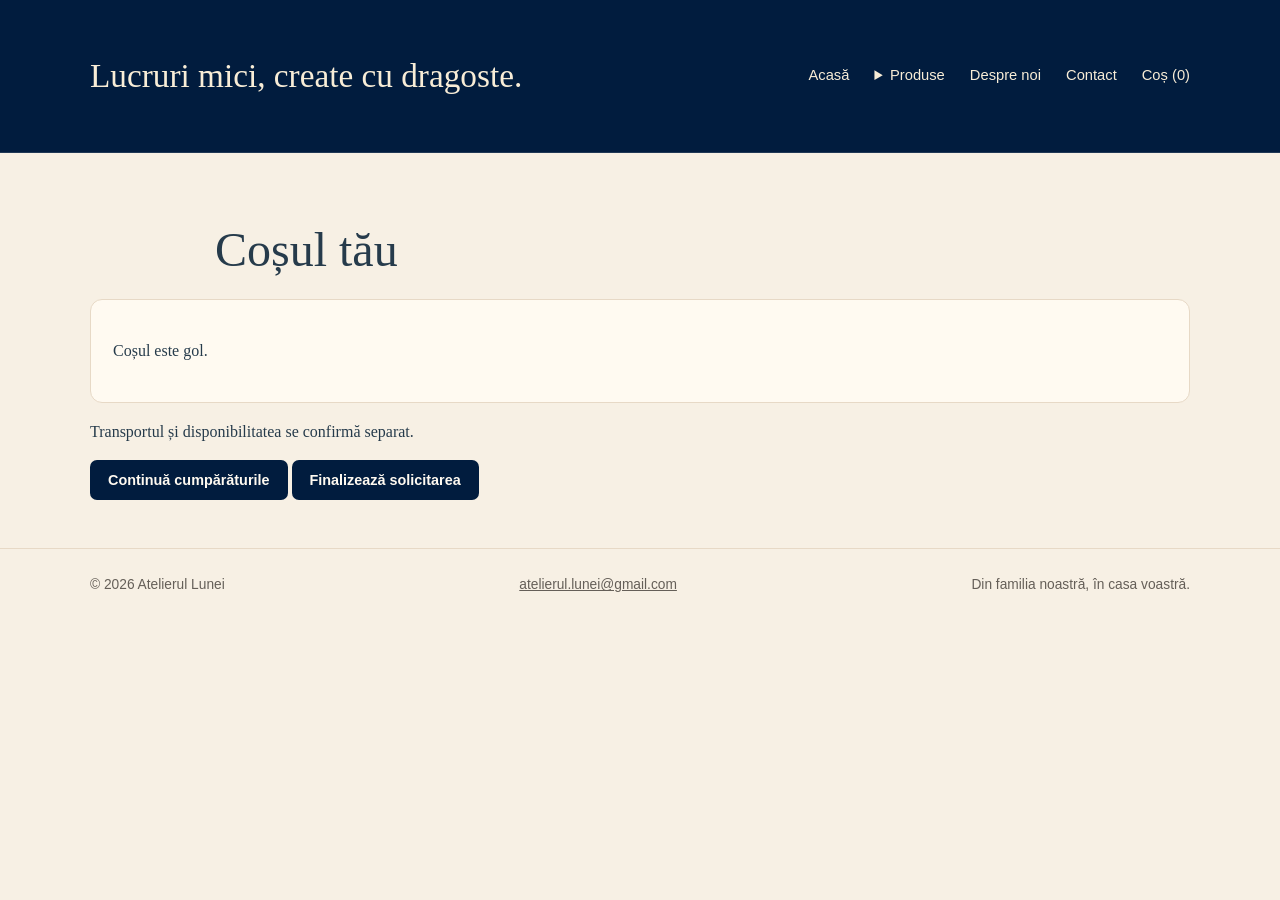
<file: cos.html>
<!doctype html>
<html lang="ro">
<head>
  <meta charset="UTF-8" />
  <meta name="viewport" content="width=device-width, initial-scale=1" />
  <meta name="theme-color" content="#011c3e" />
  <meta name="description" content="Atelierul Lunei – decorațiuni și cadouri create cu dragoste. Din familia noastră, în casa voastră." />
  <title>Coș | Atelierul Lunei</title>
  <style>
    :root { --bg:#f7f0e4; --paper:#fffaf1; --ink:#263b4b; --muted:#655f58; --accent:#a67a3b; --line:#e7d9c6; }
    * { box-sizing:border-box; }
    html { scroll-behavior:smooth; }
    body { margin:0; font-family:Georgia,'Times New Roman',serif; color:var(--ink); background:var(--bg); line-height:1.6; }
    a { color:inherit; }
    .container { width:min(1100px,calc(100% - 40px)); margin-inline:auto; }
    header { background:#011c3e; color:#f8edd7; border-bottom:1px solid rgba(255,255,255,.12); }
    .nav { min-height:152px; display:flex; align-items:center; justify-content:space-between; gap:28px; }
    .header-title { font-size:clamp(1.35rem,2.6vw,2.25rem); line-height:1.2; font-weight:normal; max-width:580px; margin:0; color:#f8edd7; }
    
    nav { display:flex; gap:25px; flex-wrap:wrap; font-family:Arial,sans-serif; font-size:.92rem; }
    nav a { text-decoration:none; }
    nav a:hover, nav a:focus-visible { color:#e9c48a; text-decoration:underline; }
    .hero { padding:34px 0 84px; text-align:center; background:#011c3e; color:#f8edd7; }
    .hero-inner { width:min(1100px,calc(100% - 40px)); margin-inline:auto; }
    .hero-logo { display:block; width:clamp(250px,33vw,430px); max-width:90%; height:auto; margin:0 auto 12px; }
    .hero .eyebrow { color:#d7b883; }
    .hero p { color:#e1d6c5; }
    .hero .slogan { color:#d7b883; }
    .eyebrow { font-family:Arial,sans-serif; text-transform:uppercase; letter-spacing:.22em; color:var(--accent); font-size:.76rem; font-weight:bold; }
    h1 { font-size:clamp(2.4rem,6vw,4.6rem); line-height:1.13; margin:22px auto; max-width:850px; font-weight:normal; }
    .hero p { max-width:650px; margin:0 auto 26px; font-size:1.16rem; color:#e1d6c5; }
    .slogan { font-style:italic; color:var(--accent); font-size:1.24rem; }
    .coming { display:inline-block; margin-top:32px; padding:10px 22px; border:1px solid var(--accent); background:transparent; color:#f8edd7; border-radius:100px; font:600 .8rem Arial,sans-serif; letter-spacing:.12em; text-transform:uppercase; }
    section.info { background:var(--paper); border-top:1px solid var(--line); padding:68px 0; }
    .info-grid { display:grid; grid-template-columns:1fr 1fr; gap:70px; align-items:start; }
    h2 { font-weight:normal; font-size:2rem; margin:0 0 18px; }
    .info p { margin:0; color:var(--muted); }
    .products-placeholder { padding:64px 0; text-align:center; }
    .products-placeholder p { max-width:600px; margin:0 auto; color:var(--muted); }
    .divider { width:68px; height:1px; background:var(--accent); margin:0 auto 24px; }
    footer { border-top:1px solid var(--line); padding:28px 0; color:var(--muted); font: .86rem Arial,sans-serif; }
    .footer-inner { display:flex; justify-content:space-between; gap:15px; flex-wrap:wrap; }
    @media(max-width:700px) { .nav { flex-direction:column; padding:16px 0 20px; gap:14px; } .header-title { text-align:center; } nav { justify-content:center; gap:18px; } .hero { padding:28px 0 68px; } .hero-logo { width:min(330px,85vw); } .info-grid { grid-template-columns:1fr; gap:38px; } section.info { padding:48px 0; } }
  
    .product-card { display:grid; grid-template-columns:1fr 1fr; gap:32px; text-align:left; background:var(--paper); border:1px solid var(--line); border-radius:16px; padding:24px; max-width:900px; margin:30px auto 0; }
    .product-photo { width:100%; display:block; border-radius:10px; }
    .real-photo { width:120px; max-width:100%; border-radius:8px; margin-top:12px; }
    .product-card p { margin:12px 0; } .price { font-size:2rem; color:var(--accent); }
    .order { display:inline-block; background:#011c3e; color:#fffaf1; padding:12px 24px; border-radius:8px; text-decoration:none; font-family:Arial,sans-serif; }
    .photo-note { font: .78rem Arial,sans-serif; color:var(--muted); display:block; margin-top:6px; }
    @media(max-width:700px) { .product-card { grid-template-columns:1fr; padding:16px; gap:18px; } }
  
    .photo-trigger { display:block; padding:0; border:0; background:none; cursor:zoom-in; margin:0 auto; max-width:100%; }
    .photo-dialog { border:0; padding:0; background:transparent; max-width:94vw; max-height:94dvh; overflow:visible; }
    .photo-dialog::backdrop { background:rgba(0,0,0,.85); }
    .photo-dialog img { display:block; max-width:90vw; max-height:85dvh; object-fit:contain; border-radius:8px; }
    .photo-close { position:absolute; top:8px; right:8px; border:0; border-radius:50%; width:42px; height:42px; background:#fff; color:#222; font:28px Arial,sans-serif; cursor:pointer; }
      .video-trigger { display:block; margin:16px auto 0; padding:10px 16px; border:1px solid var(--accent); border-radius:8px; background:var(--paper); color:var(--ink); font:600 .9rem Arial,sans-serif; cursor:pointer; }
    .video-dialog { border:0; border-radius:12px; padding:52px 12px 12px; background:#111; width:min(850px,94vw); max-height:94dvh; }
    .video-dialog::backdrop { background:rgba(0,0,0,.85); }
    .video-dialog video { display:block; width:100%; max-height:75dvh; }
  </style>
<link rel="stylesheet" href="shop.css"></head>
<body>
  <header>
    <div class="container nav">
      <p class="header-title">Lucruri mici, create cu dragoste.</p>
      <nav aria-label="Navigare principală"><a href="index.html#acasa">Acasă</a><details class="menu"><summary>Produse</summary><div><a href="ornamente-craciun.html">Ornamente de Crăciun</a><a href="personalizari.html">Personalizări</a><a href="corporate.html">Corporate</a></div></details><a href="despre-noi.html">Despre noi</a><a href="contact.html">Contact</a><a href="cos.html">Coș (<span data-count>0</span>)</a></nav>
    </div>
  </header>

<main class="container shop"><h1>Coșul tău</h1><div class="panel" id="cart"></div><p>Transportul și disponibilitatea se confirmă separat.</p><a class="btn" href="ornamente-craciun.html">Continuă cumpărăturile</a> <a class="btn" id="checkout-link" href="comanda.html">Finalizează solicitarea</a></main>  <footer>
    <div class="container footer-inner">
      <span>© <span id="year">2026</span> Atelierul Lunei</span>
      <a href="mailto:atelierul.lunei@gmail.com">atelierul.lunei@gmail.com</a><span>Din familia noastră, în casa voastră.</span>
    </div>
  </footer>
  <script>document.getElementById('year').textContent = new Date().getFullYear();</script>
<script src="cart.js" defer></script></body></html>
</file>
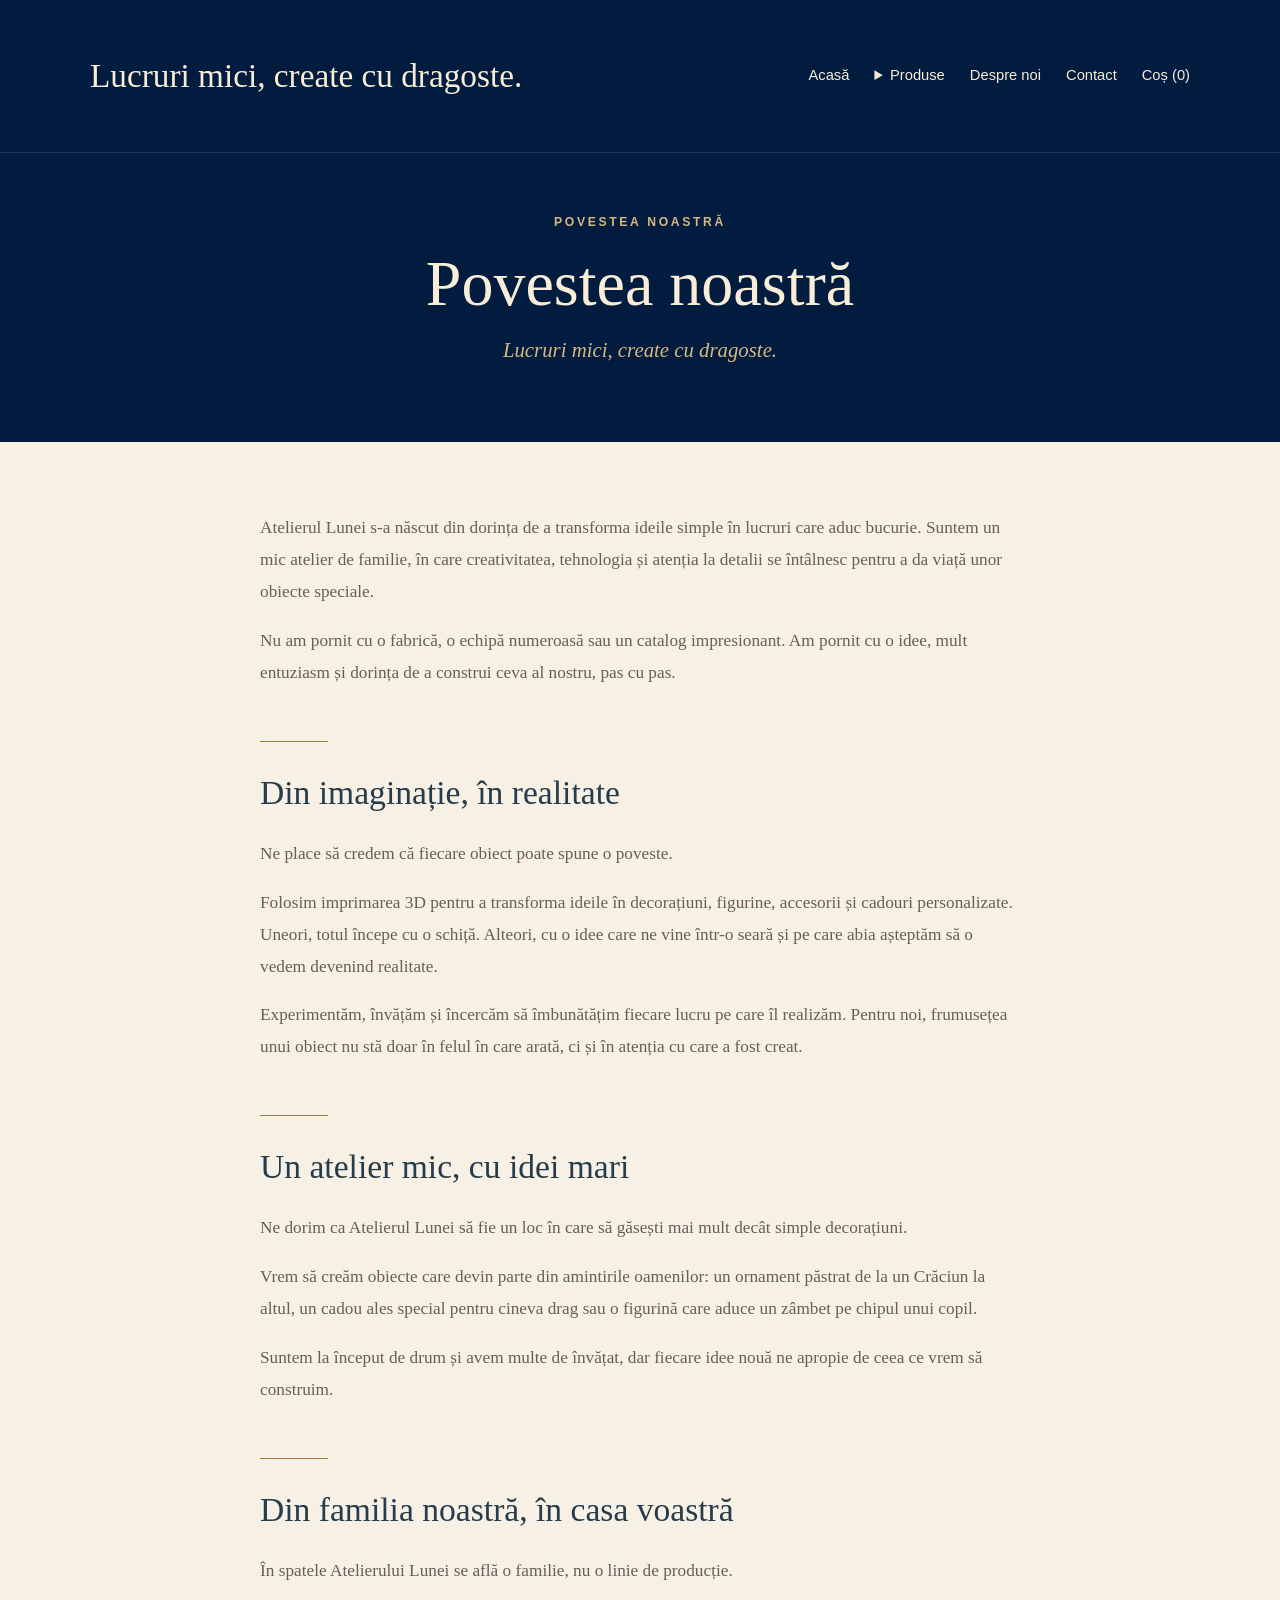
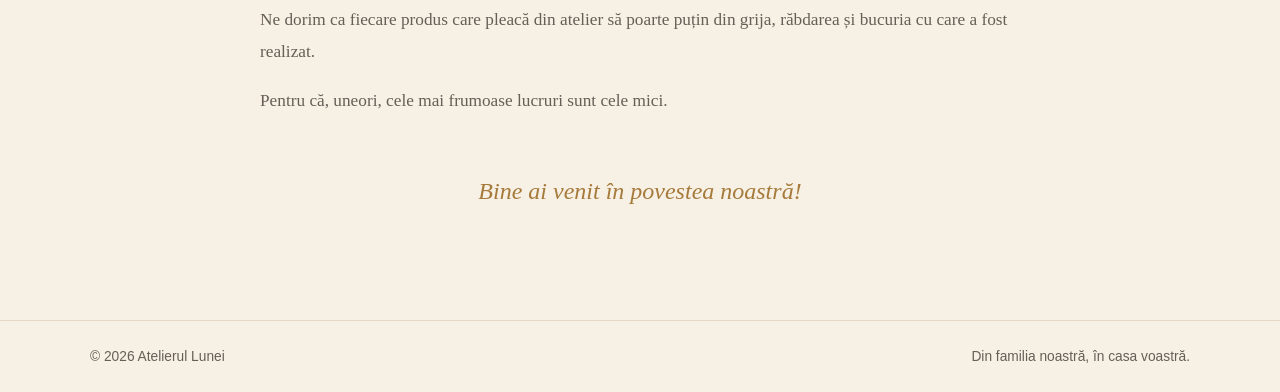
<file: despre-noi.html>
<!doctype html>
<html lang="ro">
<head>
  <meta charset="UTF-8" />
  <meta name="viewport" content="width=device-width, initial-scale=1" />
  <meta name="theme-color" content="#011c3e" />
  <meta name="description" content="Descoperă povestea Atelierului Lunei, un mic atelier de familie în care ideile devin decorațiuni și cadouri create cu dragoste." />
  <title>Despre noi | Atelierul Lunei</title>
  <style>
    :root { --bg:#f7f0e4; --paper:#fffaf1; --ink:#263b4b; --muted:#655f58; --accent:#a67a3b; --line:#e7d9c6; }
    * { box-sizing:border-box; }
    html { scroll-behavior:smooth; }
    body { margin:0; font-family:Georgia,'Times New Roman',serif; color:var(--ink); background:var(--bg); line-height:1.6; }
    a { color:inherit; }
    .container { width:min(1100px,calc(100% - 40px)); margin-inline:auto; }
    header { background:#011c3e; color:#f8edd7; border-bottom:1px solid rgba(255,255,255,.12); }
    .nav { min-height:152px; display:flex; align-items:center; justify-content:space-between; gap:28px; }
    .header-title { font-size:clamp(1.35rem,2.6vw,2.25rem); line-height:1.2; font-weight:normal; max-width:580px; margin:0; color:#f8edd7; }
    
    nav { display:flex; gap:25px; flex-wrap:wrap; font-family:Arial,sans-serif; font-size:.92rem; }
    nav a { text-decoration:none; }
    nav a:hover, nav a:focus-visible { color:#e9c48a; text-decoration:underline; }
    .hero { padding:34px 0 84px; text-align:center; background:#011c3e; color:#f8edd7; }
    .hero-inner { width:min(1100px,calc(100% - 40px)); margin-inline:auto; }
    .hero-logo { display:block; width:clamp(250px,33vw,430px); max-width:90%; height:auto; margin:0 auto 12px; }
    .hero .eyebrow { color:#d7b883; }
    .hero p { color:#e1d6c5; }
    .hero .slogan { color:#d7b883; }
    .eyebrow { font-family:Arial,sans-serif; text-transform:uppercase; letter-spacing:.22em; color:var(--accent); font-size:.76rem; font-weight:bold; }
    h1 { font-size:clamp(2.4rem,6vw,4.6rem); line-height:1.13; margin:22px auto; max-width:850px; font-weight:normal; }
    .hero p { max-width:650px; margin:0 auto 26px; font-size:1.16rem; color:#e1d6c5; }
    .slogan { font-style:italic; color:var(--accent); font-size:1.24rem; }
    .coming { display:inline-block; margin-top:32px; padding:10px 22px; border:1px solid var(--accent); background:transparent; color:#f8edd7; border-radius:100px; font:600 .8rem Arial,sans-serif; letter-spacing:.12em; text-transform:uppercase; }
    section.info { background:var(--paper); border-top:1px solid var(--line); padding:68px 0; }
    .info-grid { display:grid; grid-template-columns:1fr 1fr; gap:70px; align-items:start; }
    h2 { font-weight:normal; font-size:2rem; margin:0 0 18px; }
    .info p { margin:0; color:var(--muted); }
    .products-placeholder { padding:64px 0; text-align:center; }
    .products-placeholder p { max-width:600px; margin:0 auto; color:var(--muted); }
    .divider { width:68px; height:1px; background:var(--accent); margin:0 auto 24px; }
    footer { border-top:1px solid var(--line); padding:28px 0; color:var(--muted); font: .86rem Arial,sans-serif; }
    .footer-inner { display:flex; justify-content:space-between; gap:15px; flex-wrap:wrap; }
    @media(max-width:700px) { .nav { flex-direction:column; padding:16px 0 20px; gap:14px; } .header-title { text-align:center; } nav { justify-content:center; gap:18px; } .hero { padding:28px 0 68px; } .hero-logo { width:min(330px,85vw); } .info-grid { grid-template-columns:1fr; gap:38px; } section.info { padding:48px 0; } }
  

    .about-hero { background:#011c3e; color:#f8edd7; text-align:center; padding:60px 0 76px; }
    .about-hero .eyebrow { color:#d7b883; }
    .about-hero h1 { font-size:clamp(2.4rem,5vw,4rem); margin:16px auto 12px; }
    .about-hero .subtitle { color:#d7b883; font-style:italic; font-size:1.3rem; margin:0; }
    .about-content { max-width:800px; margin:0 auto; padding:70px 20px 90px; }
    .about-content section { margin-bottom:52px; }
    .about-content h2 { font-size:clamp(1.65rem,3vw,2.1rem); color:var(--ink); margin-bottom:18px; }
    .about-content p { font-size:1.08rem; color:var(--muted); line-height:1.85; margin:0 0 17px; }
    .about-content .closing { text-align:center; margin-top:48px; color:var(--accent); font-size:1.5rem; font-style:italic; }
    .about-content .divider { margin:0 0 24px; }
    @media(max-width:700px) { .about-hero { padding:46px 0 56px; } .about-content { padding:48px 20px 65px; } }
</style>
<link rel="stylesheet" href="shop.css"></head>
<body>
<header><div class="container nav">
<p class="header-title">Lucruri mici, create cu dragoste.</p>
<nav aria-label="Navigare principală"><a href="index.html#acasa">Acasă</a><details class="menu"><summary>Produse</summary><div><a href="ornamente-craciun.html">Ornamente de Crăciun</a><a href="personalizari.html">Personalizări</a><a href="corporate.html">Corporate</a></div></details><a href="despre-noi.html">Despre noi</a><a href="contact.html">Contact</a><a href="cos.html">Coș (<span data-count>0</span>)</a></nav></div></header>
<main>
<section class="about-hero"><div class="container"><div class="eyebrow">Povestea noastră</div><h1>Povestea noastră</h1><p class="subtitle">Lucruri mici, create cu dragoste.</p></div></section>
<article class="about-content"><section>
<p>Atelierul Lunei s-a născut din dorința de a transforma ideile simple în lucruri care aduc bucurie. Suntem un mic atelier de familie, în care creativitatea, tehnologia și atenția la detalii se întâlnesc pentru a da viață unor obiecte speciale.</p>
<p>Nu am pornit cu o fabrică, o echipă numeroasă sau un catalog impresionant. Am pornit cu o idee, mult entuziasm și dorința de a construi ceva al nostru, pas cu pas.</p>
</section>
<section>
<div class="divider"></div><h2>Din imaginație, în realitate</h2>
<p>Ne place să credem că fiecare obiect poate spune o poveste.</p>
<p>Folosim imprimarea 3D pentru a transforma ideile în decorațiuni, figurine, accesorii și cadouri personalizate. Uneori, totul începe cu o schiță. Alteori, cu o idee care ne vine într-o seară și pe care abia așteptăm să o vedem devenind realitate.</p>
<p>Experimentăm, învățăm și încercăm să îmbunătățim fiecare lucru pe care îl realizăm. Pentru noi, frumusețea unui obiect nu stă doar în felul în care arată, ci și în atenția cu care a fost creat.</p>
</section>
<section>
<div class="divider"></div><h2>Un atelier mic, cu idei mari</h2>
<p>Ne dorim ca Atelierul Lunei să fie un loc în care să găsești mai mult decât simple decorațiuni.</p>
<p>Vrem să creăm obiecte care devin parte din amintirile oamenilor: un ornament păstrat de la un Crăciun la altul, un cadou ales special pentru cineva drag sau o figurină care aduce un zâmbet pe chipul unui copil.</p>
<p>Suntem la început de drum și avem multe de învățat, dar fiecare idee nouă ne apropie de ceea ce vrem să construim.</p>
</section>
<section>
<div class="divider"></div><h2>Din familia noastră, în casa voastră</h2>
<p>În spatele Atelierului Lunei se află o familie, nu o linie de producție.</p>
<p>Ne dorim ca fiecare produs care pleacă din atelier să poarte puțin din grija, răbdarea și bucuria cu care a fost realizat.</p>
<p>Pentru că, uneori, cele mai frumoase lucruri sunt cele mici.</p>
</section><p class="closing">Bine ai venit în povestea noastră!</p></article>
</main>
<footer><div class="container footer-inner"><span>© <span id="year">2026</span> Atelierul Lunei</span><span>Din familia noastră, în casa voastră.</span></div></footer>
<script>document.getElementById('year').textContent = new Date().getFullYear();</script>
<script src="cart.js" defer></script></body></html>
</file>
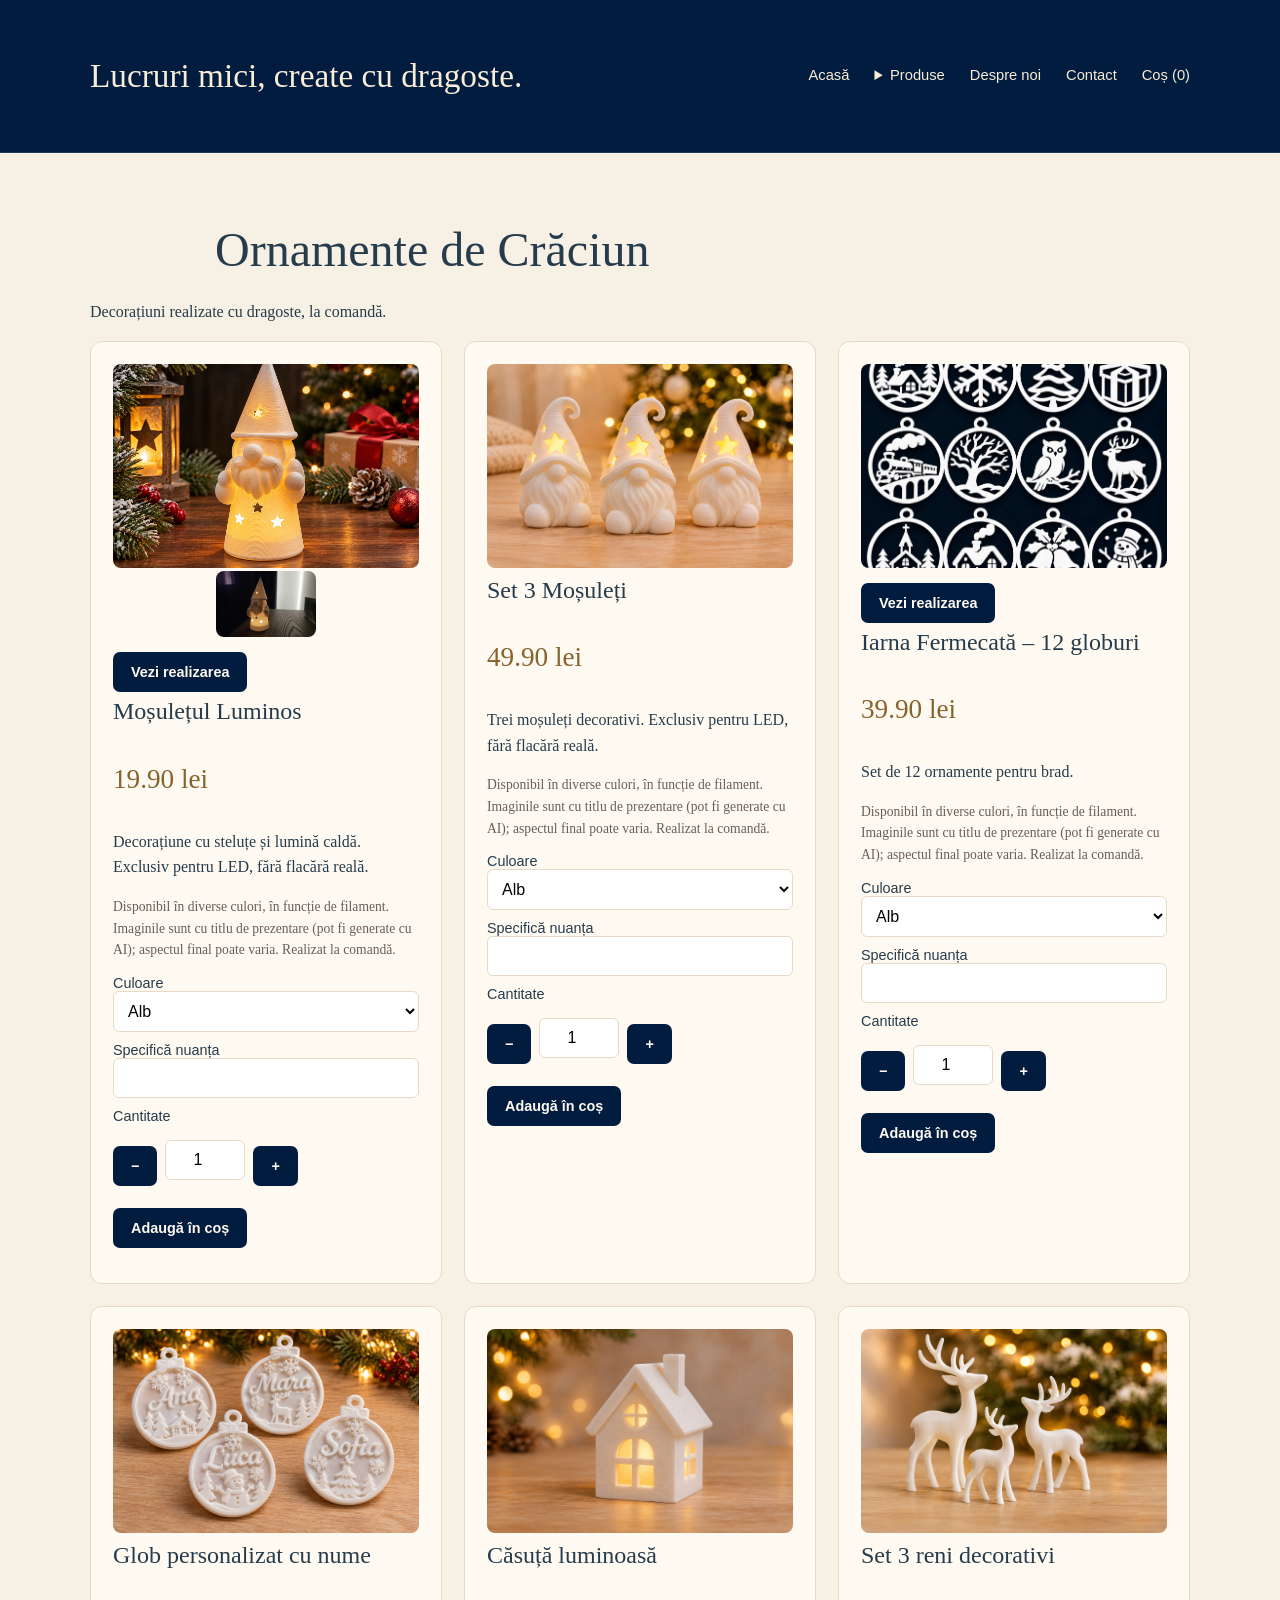
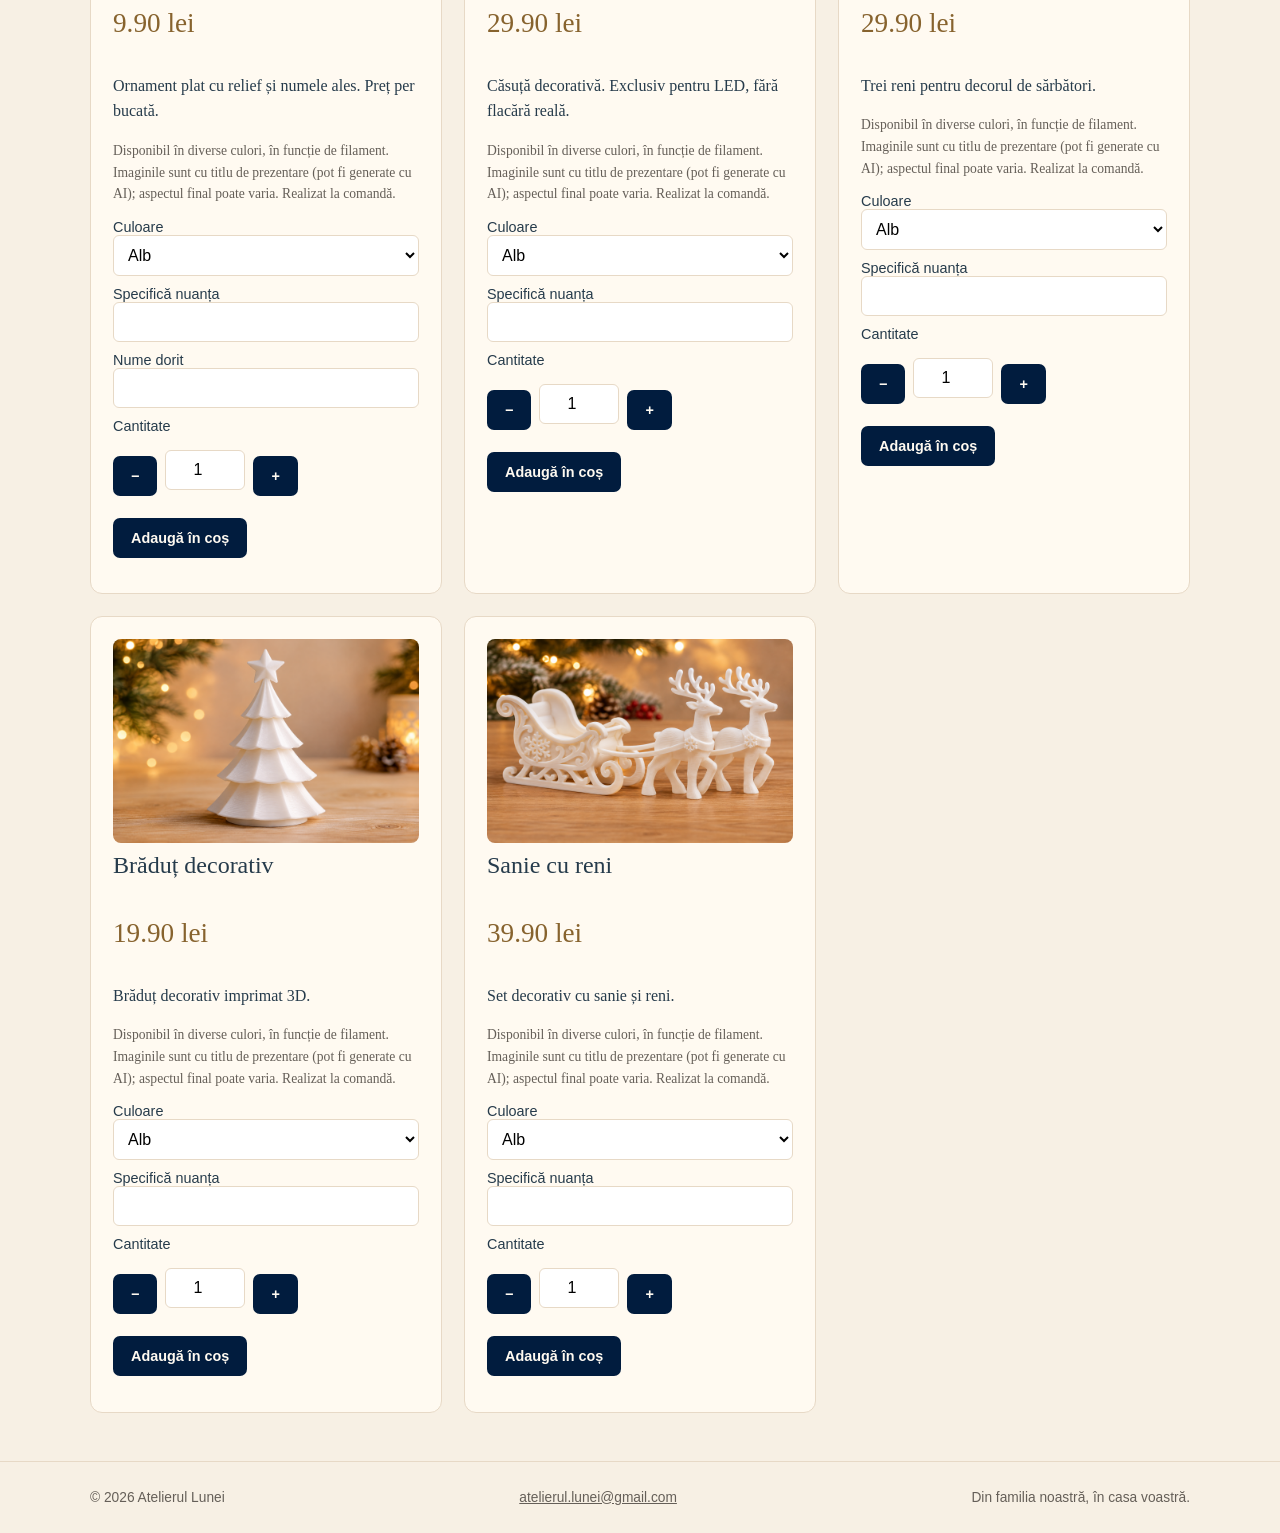
<file: ornamente-craciun.html>
<!doctype html>
<html lang="ro">
<head>
  <meta charset="UTF-8" />
  <meta name="viewport" content="width=device-width, initial-scale=1" />
  <meta name="theme-color" content="#011c3e" />
  <meta name="description" content="Atelierul Lunei – decorațiuni și cadouri create cu dragoste. Din familia noastră, în casa voastră." />
  <title>Ornamente de Crăciun | Atelierul Lunei</title>
  <style>
    :root { --bg:#f7f0e4; --paper:#fffaf1; --ink:#263b4b; --muted:#655f58; --accent:#a67a3b; --line:#e7d9c6; }
    * { box-sizing:border-box; }
    html { scroll-behavior:smooth; }
    body { margin:0; font-family:Georgia,'Times New Roman',serif; color:var(--ink); background:var(--bg); line-height:1.6; }
    a { color:inherit; }
    .container { width:min(1100px,calc(100% - 40px)); margin-inline:auto; }
    header { background:#011c3e; color:#f8edd7; border-bottom:1px solid rgba(255,255,255,.12); }
    .nav { min-height:152px; display:flex; align-items:center; justify-content:space-between; gap:28px; }
    .header-title { font-size:clamp(1.35rem,2.6vw,2.25rem); line-height:1.2; font-weight:normal; max-width:580px; margin:0; color:#f8edd7; }
    
    nav { display:flex; gap:25px; flex-wrap:wrap; font-family:Arial,sans-serif; font-size:.92rem; }
    nav a { text-decoration:none; }
    nav a:hover, nav a:focus-visible { color:#e9c48a; text-decoration:underline; }
    .hero { padding:34px 0 84px; text-align:center; background:#011c3e; color:#f8edd7; }
    .hero-inner { width:min(1100px,calc(100% - 40px)); margin-inline:auto; }
    .hero-logo { display:block; width:clamp(250px,33vw,430px); max-width:90%; height:auto; margin:0 auto 12px; }
    .hero .eyebrow { color:#d7b883; }
    .hero p { color:#e1d6c5; }
    .hero .slogan { color:#d7b883; }
    .eyebrow { font-family:Arial,sans-serif; text-transform:uppercase; letter-spacing:.22em; color:var(--accent); font-size:.76rem; font-weight:bold; }
    h1 { font-size:clamp(2.4rem,6vw,4.6rem); line-height:1.13; margin:22px auto; max-width:850px; font-weight:normal; }
    .hero p { max-width:650px; margin:0 auto 26px; font-size:1.16rem; color:#e1d6c5; }
    .slogan { font-style:italic; color:var(--accent); font-size:1.24rem; }
    .coming { display:inline-block; margin-top:32px; padding:10px 22px; border:1px solid var(--accent); background:transparent; color:#f8edd7; border-radius:100px; font:600 .8rem Arial,sans-serif; letter-spacing:.12em; text-transform:uppercase; }
    section.info { background:var(--paper); border-top:1px solid var(--line); padding:68px 0; }
    .info-grid { display:grid; grid-template-columns:1fr 1fr; gap:70px; align-items:start; }
    h2 { font-weight:normal; font-size:2rem; margin:0 0 18px; }
    .info p { margin:0; color:var(--muted); }
    .products-placeholder { padding:64px 0; text-align:center; }
    .products-placeholder p { max-width:600px; margin:0 auto; color:var(--muted); }
    .divider { width:68px; height:1px; background:var(--accent); margin:0 auto 24px; }
    footer { border-top:1px solid var(--line); padding:28px 0; color:var(--muted); font: .86rem Arial,sans-serif; }
    .footer-inner { display:flex; justify-content:space-between; gap:15px; flex-wrap:wrap; }
    @media(max-width:700px) { .nav { flex-direction:column; padding:16px 0 20px; gap:14px; } .header-title { text-align:center; } nav { justify-content:center; gap:18px; } .hero { padding:28px 0 68px; } .hero-logo { width:min(330px,85vw); } .info-grid { grid-template-columns:1fr; gap:38px; } section.info { padding:48px 0; } }
  
    .product-card { display:grid; grid-template-columns:1fr 1fr; gap:32px; text-align:left; background:var(--paper); border:1px solid var(--line); border-radius:16px; padding:24px; max-width:900px; margin:30px auto 0; }
    .product-photo { width:100%; display:block; border-radius:10px; }
    .real-photo { width:120px; max-width:100%; border-radius:8px; margin-top:12px; }
    .product-card p { margin:12px 0; } .price { font-size:2rem; color:var(--accent); }
    .order { display:inline-block; background:#011c3e; color:#fffaf1; padding:12px 24px; border-radius:8px; text-decoration:none; font-family:Arial,sans-serif; }
    .photo-note { font: .78rem Arial,sans-serif; color:var(--muted); display:block; margin-top:6px; }
    @media(max-width:700px) { .product-card { grid-template-columns:1fr; padding:16px; gap:18px; } }
  
    .photo-trigger { display:block; padding:0; border:0; background:none; cursor:zoom-in; margin:0 auto; max-width:100%; }
    .photo-dialog { border:0; padding:0; background:transparent; max-width:94vw; max-height:94dvh; overflow:visible; }
    .photo-dialog::backdrop { background:rgba(0,0,0,.85); }
    .photo-dialog img { display:block; max-width:90vw; max-height:85dvh; object-fit:contain; border-radius:8px; }
    .photo-close { position:absolute; top:8px; right:8px; border:0; border-radius:50%; width:42px; height:42px; background:#fff; color:#222; font:28px Arial,sans-serif; cursor:pointer; }
      .video-trigger { display:block; margin:16px auto 0; padding:10px 16px; border:1px solid var(--accent); border-radius:8px; background:var(--paper); color:var(--ink); font:600 .9rem Arial,sans-serif; cursor:pointer; }
    .video-dialog { border:0; border-radius:12px; padding:52px 12px 12px; background:#111; width:min(850px,94vw); max-height:94dvh; }
    .video-dialog::backdrop { background:rgba(0,0,0,.85); }
    .video-dialog video { display:block; width:100%; max-height:75dvh; }
  </style>
<link rel="stylesheet" href="shop.css"></head>
<body>
  <header>
    <div class="container nav">
      <p class="header-title">Lucruri mici, create cu dragoste.</p>
      <nav aria-label="Navigare principală"><a href="index.html#acasa">Acasă</a><details class="menu"><summary>Produse</summary><div><a href="ornamente-craciun.html">Ornamente de Crăciun</a><a href="personalizari.html">Personalizări</a><a href="corporate.html">Corporate</a></div></details><a href="despre-noi.html">Despre noi</a><a href="contact.html">Contact</a><a href="cos.html">Coș (<span data-count>0</span>)</a></nav>
    </div>
  </header>

<main class="container shop"><h1>Ornamente de Crăciun</h1><p>Decorațiuni realizate cu dragoste, la comandă.</p><div class="tiles"><article class="tile"><button class="photo-trigger" data-photo="assets/mosulet-craciun.jpg"><img loading="lazy" src="assets/mosulet-craciun.jpg" alt="Moșulețul Luminos"></button><button class="photo-trigger" data-photo="assets/mosulet-real.jpg"><img style="width:100px" src="assets/mosulet-real.jpg" alt="Fotografie reală"></button><button class="btn" data-video="assets/mosulet-timelapse.mp4">Vezi realizarea</button><h2>Moșulețul Luminos</h2><p class="price">19.90 lei</p><p>Decorațiune cu steluțe și lumină caldă. Exclusiv pentru LED, fără flacără reală.</p><p class="note">Disponibil în diverse culori, în funcție de filament. Imaginile sunt cu titlu de prezentare (pot fi generate cu AI); aspectul final poate varia. Realizat la comandă.</p><form data-product="mos"><label>Culoare<select name="color" required><option>Alb</option><option>Roșu</option><option>Verde</option><option>Auriu</option><option>Maro</option><option>Negru</option><option>Altă culoare / combinație</option></select></label><label data-other hidden>Specifică nuanța<input name="other" maxlength="100"></label><label>Cantitate</label><div class="qty"><button type="button" class="btn" data-step="-1">−</button><input name="qty" type="number" min="1" max="99" value="1" required aria-label="Cantitate"><button type="button" class="btn" data-step="1">+</button></div><button class="btn">Adaugă în coș</button><p role="status" class="note"></p></form></article><article class="tile"><button class="photo-trigger" data-photo="assets/set-mosuleti.png"><img loading="lazy" src="assets/set-mosuleti.png" alt="Set 3 Moșuleți"></button><h2>Set 3 Moșuleți</h2><p class="price">49.90 lei</p><p>Trei moșuleți decorativi. Exclusiv pentru LED, fără flacără reală.</p><p class="note">Disponibil în diverse culori, în funcție de filament. Imaginile sunt cu titlu de prezentare (pot fi generate cu AI); aspectul final poate varia. Realizat la comandă.</p><form data-product="set"><label>Culoare<select name="color" required><option>Alb</option><option>Roșu</option><option>Verde</option><option>Auriu</option><option>Maro</option><option>Negru</option><option>Altă culoare / combinație</option></select></label><label data-other hidden>Specifică nuanța<input name="other" maxlength="100"></label><label>Cantitate</label><div class="qty"><button type="button" class="btn" data-step="-1">−</button><input name="qty" type="number" min="1" max="99" value="1" required aria-label="Cantitate"><button type="button" class="btn" data-step="1">+</button></div><button class="btn">Adaugă în coș</button><p role="status" class="note"></p></form></article><article class="tile"><button class="photo-trigger" data-photo="assets/iarna-fermecata.webp"><img loading="lazy" src="assets/iarna-fermecata.webp" alt="Iarna Fermecată – 12 globuri"></button><button class="btn" data-video="assets/globuri-timelapse.mp4">Vezi realizarea</button><h2>Iarna Fermecată – 12 globuri</h2><p class="price">39.90 lei</p><p>Set de 12 ornamente pentru brad.</p><p class="note">Disponibil în diverse culori, în funcție de filament. Imaginile sunt cu titlu de prezentare (pot fi generate cu AI); aspectul final poate varia. Realizat la comandă.</p><form data-product="iarna"><label>Culoare<select name="color" required><option>Alb</option><option>Roșu</option><option>Verde</option><option>Auriu</option><option>Maro</option><option>Negru</option><option>Altă culoare / combinație</option></select></label><label data-other hidden>Specifică nuanța<input name="other" maxlength="100"></label><label>Cantitate</label><div class="qty"><button type="button" class="btn" data-step="-1">−</button><input name="qty" type="number" min="1" max="99" value="1" required aria-label="Cantitate"><button type="button" class="btn" data-step="1">+</button></div><button class="btn">Adaugă în coș</button><p role="status" class="note"></p></form></article><article class="tile"><button class="photo-trigger" data-photo="assets/glob-personalizat.png"><img loading="lazy" src="assets/glob-personalizat.png" alt="Glob personalizat cu nume"></button><h2>Glob personalizat cu nume</h2><p class="price">9.90 lei</p><p>Ornament plat cu relief și numele ales. Preț per bucată.</p><p class="note">Disponibil în diverse culori, în funcție de filament. Imaginile sunt cu titlu de prezentare (pot fi generate cu AI); aspectul final poate varia. Realizat la comandă.</p><form data-product="glob"><label>Culoare<select name="color" required><option>Alb</option><option>Roșu</option><option>Verde</option><option>Auriu</option><option>Maro</option><option>Negru</option><option>Altă culoare / combinație</option></select></label><label data-other hidden>Specifică nuanța<input name="other" maxlength="100"></label><label>Nume dorit<input name="custom" required maxlength="60"></label><label>Cantitate</label><div class="qty"><button type="button" class="btn" data-step="-1">−</button><input name="qty" type="number" min="1" max="99" value="1" required aria-label="Cantitate"><button type="button" class="btn" data-step="1">+</button></div><button class="btn">Adaugă în coș</button><p role="status" class="note"></p></form></article><article class="tile"><button class="photo-trigger" data-photo="assets/casuta.png"><img loading="lazy" src="assets/casuta.png" alt="Căsuță luminoasă"></button><h2>Căsuță luminoasă</h2><p class="price">29.90 lei</p><p>Căsuță decorativă. Exclusiv pentru LED, fără flacără reală.</p><p class="note">Disponibil în diverse culori, în funcție de filament. Imaginile sunt cu titlu de prezentare (pot fi generate cu AI); aspectul final poate varia. Realizat la comandă.</p><form data-product="casa"><label>Culoare<select name="color" required><option>Alb</option><option>Roșu</option><option>Verde</option><option>Auriu</option><option>Maro</option><option>Negru</option><option>Altă culoare / combinație</option></select></label><label data-other hidden>Specifică nuanța<input name="other" maxlength="100"></label><label>Cantitate</label><div class="qty"><button type="button" class="btn" data-step="-1">−</button><input name="qty" type="number" min="1" max="99" value="1" required aria-label="Cantitate"><button type="button" class="btn" data-step="1">+</button></div><button class="btn">Adaugă în coș</button><p role="status" class="note"></p></form></article><article class="tile"><button class="photo-trigger" data-photo="assets/reni.png"><img loading="lazy" src="assets/reni.png" alt="Set 3 reni decorativi"></button><h2>Set 3 reni decorativi</h2><p class="price">29.90 lei</p><p>Trei reni pentru decorul de sărbători.</p><p class="note">Disponibil în diverse culori, în funcție de filament. Imaginile sunt cu titlu de prezentare (pot fi generate cu AI); aspectul final poate varia. Realizat la comandă.</p><form data-product="reni"><label>Culoare<select name="color" required><option>Alb</option><option>Roșu</option><option>Verde</option><option>Auriu</option><option>Maro</option><option>Negru</option><option>Altă culoare / combinație</option></select></label><label data-other hidden>Specifică nuanța<input name="other" maxlength="100"></label><label>Cantitate</label><div class="qty"><button type="button" class="btn" data-step="-1">−</button><input name="qty" type="number" min="1" max="99" value="1" required aria-label="Cantitate"><button type="button" class="btn" data-step="1">+</button></div><button class="btn">Adaugă în coș</button><p role="status" class="note"></p></form></article><article class="tile"><button class="photo-trigger" data-photo="assets/bradut.png"><img loading="lazy" src="assets/bradut.png" alt="Brăduț decorativ"></button><h2>Brăduț decorativ</h2><p class="price">19.90 lei</p><p>Brăduț decorativ imprimat 3D.</p><p class="note">Disponibil în diverse culori, în funcție de filament. Imaginile sunt cu titlu de prezentare (pot fi generate cu AI); aspectul final poate varia. Realizat la comandă.</p><form data-product="brad"><label>Culoare<select name="color" required><option>Alb</option><option>Roșu</option><option>Verde</option><option>Auriu</option><option>Maro</option><option>Negru</option><option>Altă culoare / combinație</option></select></label><label data-other hidden>Specifică nuanța<input name="other" maxlength="100"></label><label>Cantitate</label><div class="qty"><button type="button" class="btn" data-step="-1">−</button><input name="qty" type="number" min="1" max="99" value="1" required aria-label="Cantitate"><button type="button" class="btn" data-step="1">+</button></div><button class="btn">Adaugă în coș</button><p role="status" class="note"></p></form></article><article class="tile"><button class="photo-trigger" data-photo="assets/sanie-reni.png"><img loading="lazy" src="assets/sanie-reni.png" alt="Sanie cu reni"></button><h2>Sanie cu reni</h2><p class="price">39.90 lei</p><p>Set decorativ cu sanie și reni.</p><p class="note">Disponibil în diverse culori, în funcție de filament. Imaginile sunt cu titlu de prezentare (pot fi generate cu AI); aspectul final poate varia. Realizat la comandă.</p><form data-product="sanie"><label>Culoare<select name="color" required><option>Alb</option><option>Roșu</option><option>Verde</option><option>Auriu</option><option>Maro</option><option>Negru</option><option>Altă culoare / combinație</option></select></label><label data-other hidden>Specifică nuanța<input name="other" maxlength="100"></label><label>Cantitate</label><div class="qty"><button type="button" class="btn" data-step="-1">−</button><input name="qty" type="number" min="1" max="99" value="1" required aria-label="Cantitate"><button type="button" class="btn" data-step="1">+</button></div><button class="btn">Adaugă în coș</button><p role="status" class="note"></p></form></article></div><dialog id="media"><button class="btn" type="button">Închide ×</button><div></div></dialog></main>  <footer>
    <div class="container footer-inner">
      <span>© <span id="year">2026</span> Atelierul Lunei</span>
      <a href="mailto:atelierul.lunei@gmail.com">atelierul.lunei@gmail.com</a><span>Din familia noastră, în casa voastră.</span>
    </div>
  </footer>
  <script>document.getElementById('year').textContent = new Date().getFullYear();</script>
<script src="cart.js" defer></script></body></html>
</file>
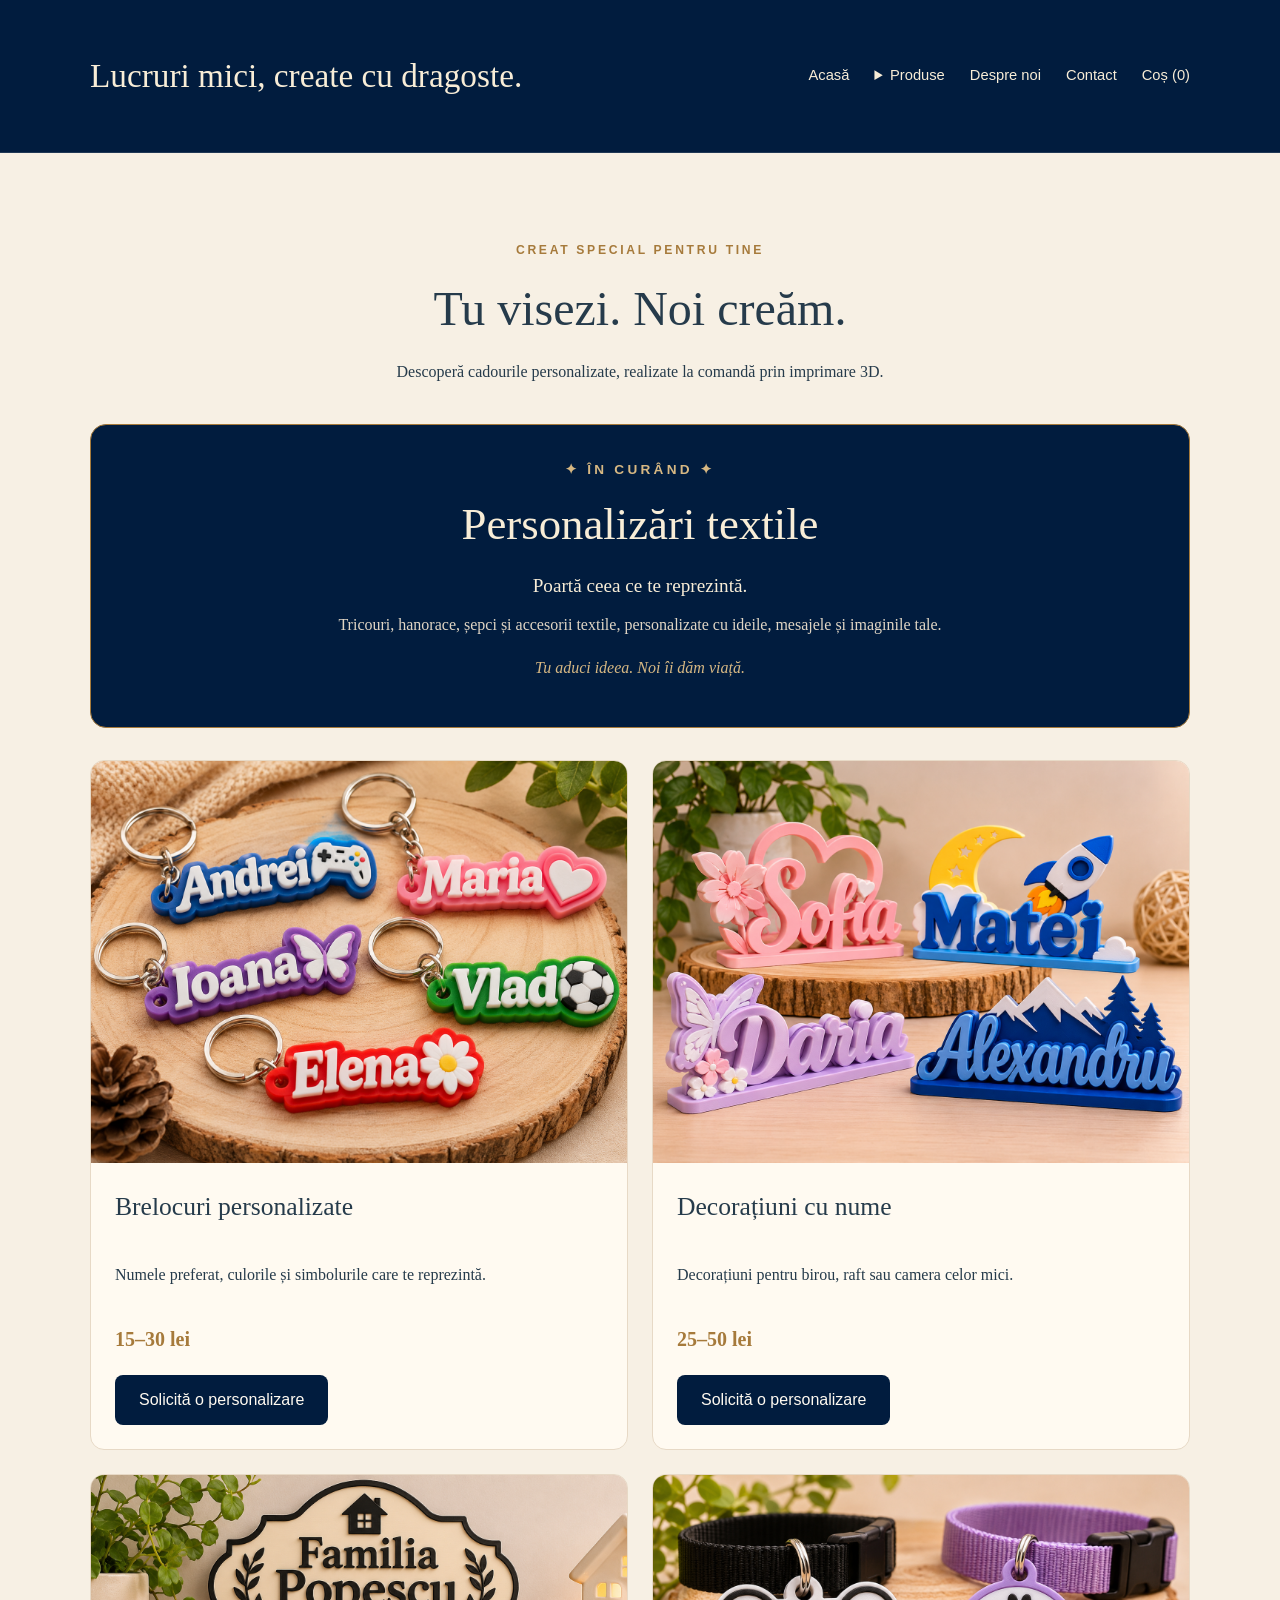
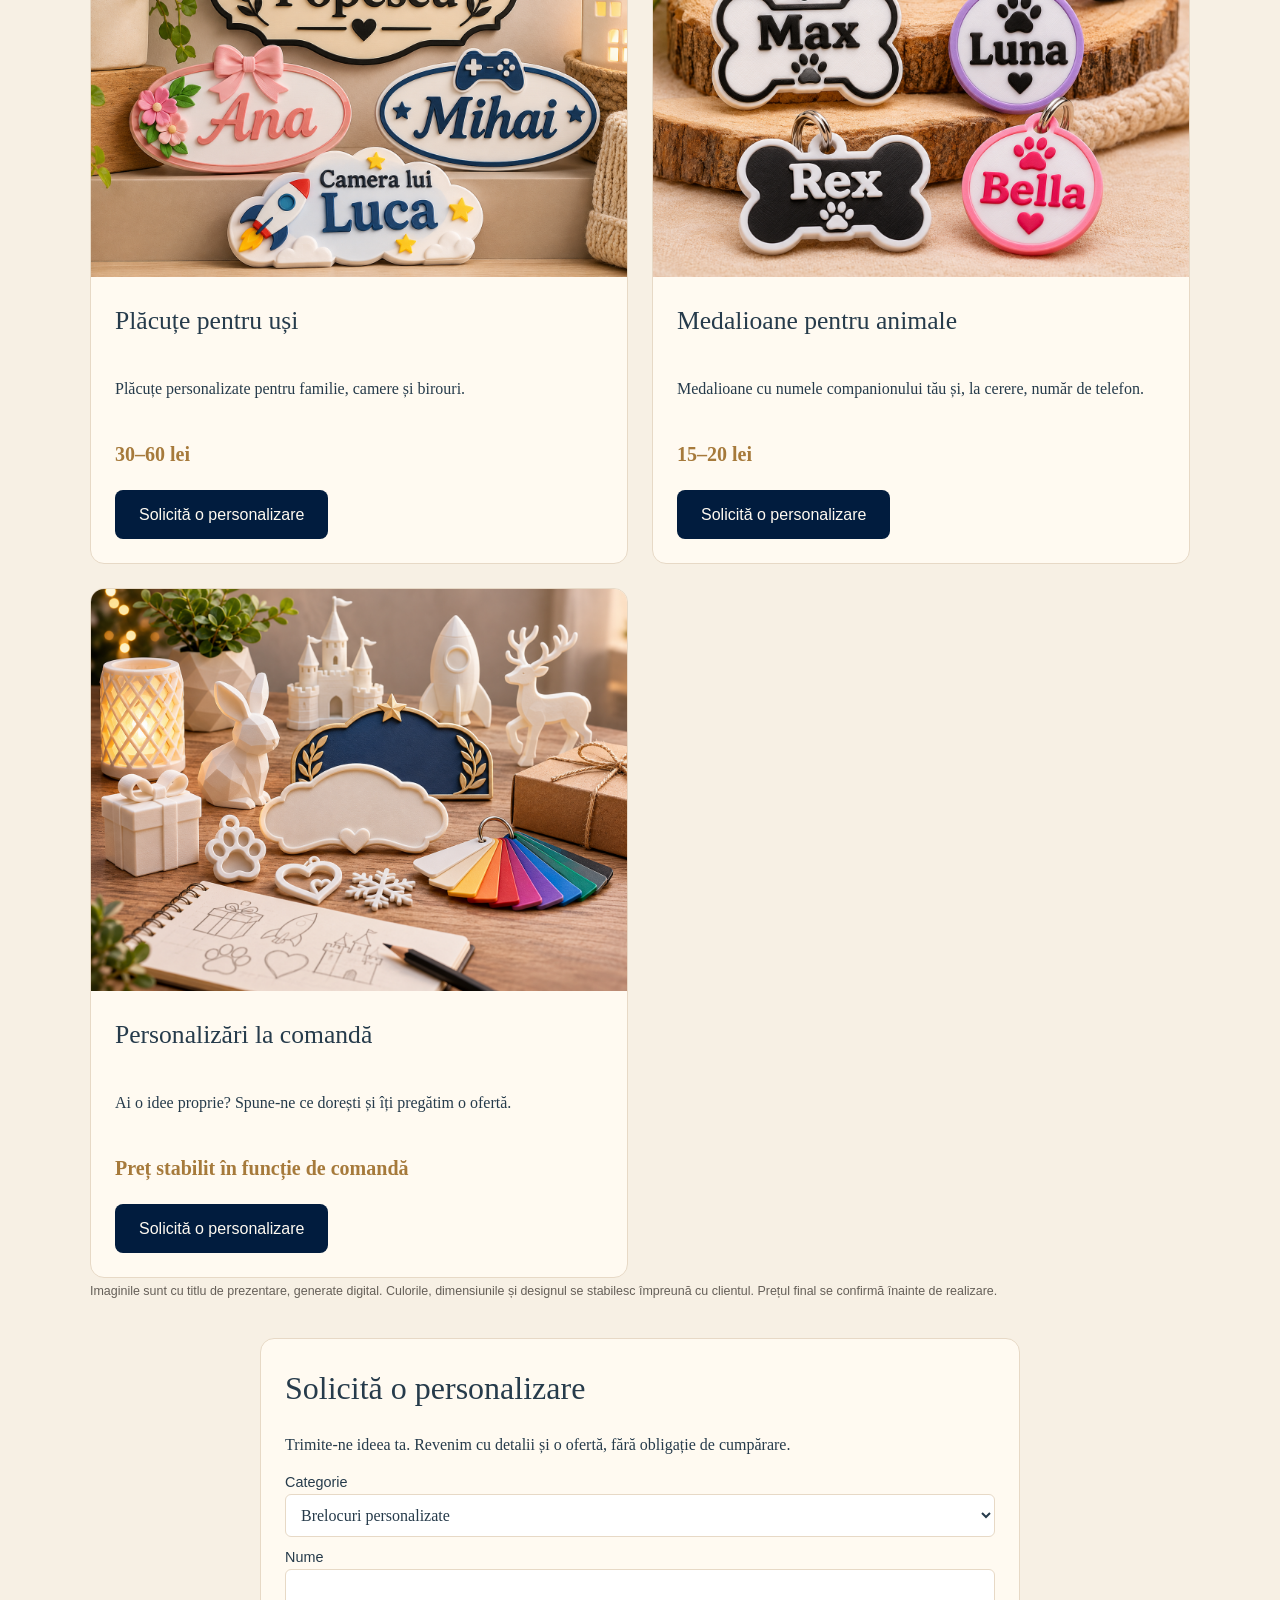
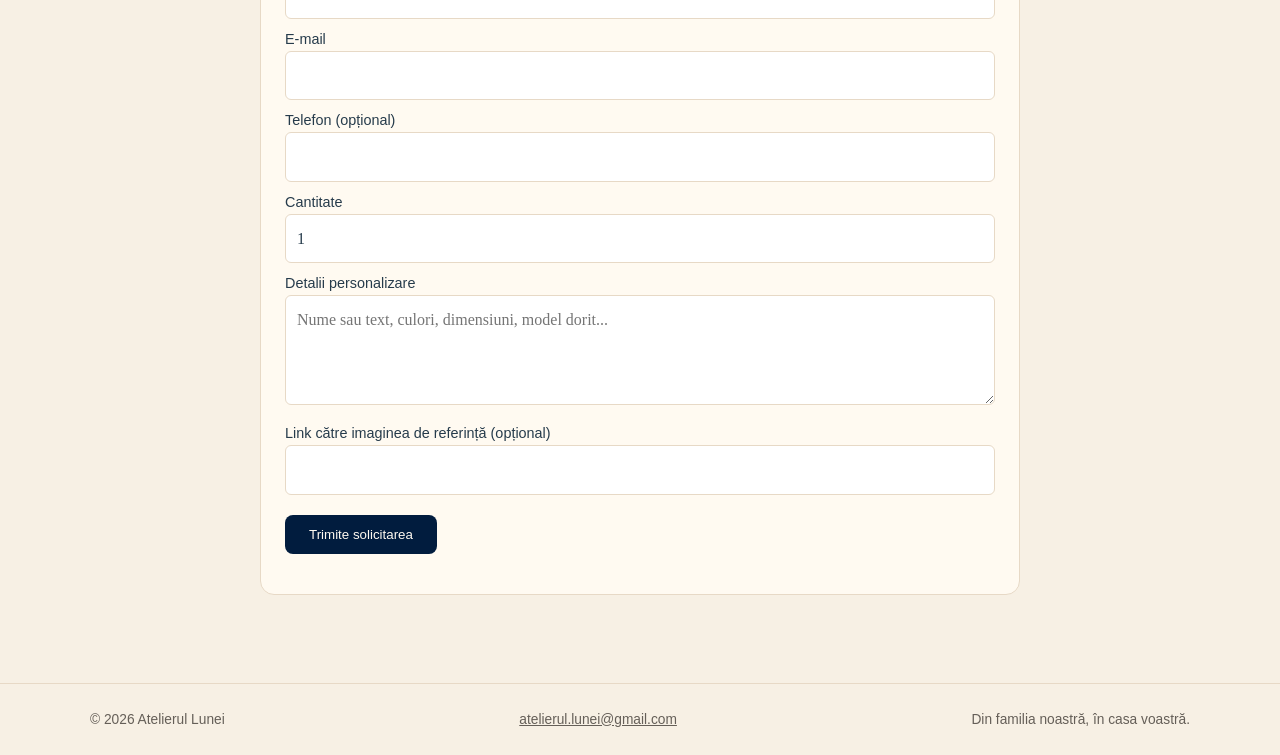
<file: personalizari.html>
<!doctype html>
<html lang="ro">
<head>
  <meta charset="UTF-8" />
  <meta name="viewport" content="width=device-width, initial-scale=1" />
  <meta name="theme-color" content="#011c3e" />
  <meta name="description" content="Atelierul Lunei – decorațiuni și cadouri create cu dragoste. Din familia noastră, în casa voastră." />
  <title>Personalizări | Atelierul Lunei</title>
  <style>
    :root { --bg:#f7f0e4; --paper:#fffaf1; --ink:#263b4b; --muted:#655f58; --accent:#a67a3b; --line:#e7d9c6; }
    * { box-sizing:border-box; }
    html { scroll-behavior:smooth; }
    body { margin:0; font-family:Georgia,'Times New Roman',serif; color:var(--ink); background:var(--bg); line-height:1.6; }
    a { color:inherit; }
    .container { width:min(1100px,calc(100% - 40px)); margin-inline:auto; }
    header { background:#011c3e; color:#f8edd7; border-bottom:1px solid rgba(255,255,255,.12); }
    .nav { min-height:152px; display:flex; align-items:center; justify-content:space-between; gap:28px; }
    .header-title { font-size:clamp(1.35rem,2.6vw,2.25rem); line-height:1.2; font-weight:normal; max-width:580px; margin:0; color:#f8edd7; }
    
    nav { display:flex; gap:25px; flex-wrap:wrap; font-family:Arial,sans-serif; font-size:.92rem; }
    nav a { text-decoration:none; }
    nav a:hover, nav a:focus-visible { color:#e9c48a; text-decoration:underline; }
    .hero { padding:34px 0 84px; text-align:center; background:#011c3e; color:#f8edd7; }
    .hero-inner { width:min(1100px,calc(100% - 40px)); margin-inline:auto; }
    .hero-logo { display:block; width:clamp(250px,33vw,430px); max-width:90%; height:auto; margin:0 auto 12px; }
    .hero .eyebrow { color:#d7b883; }
    .hero p { color:#e1d6c5; }
    .hero .slogan { color:#d7b883; }
    .eyebrow { font-family:Arial,sans-serif; text-transform:uppercase; letter-spacing:.22em; color:var(--accent); font-size:.76rem; font-weight:bold; }
    h1 { font-size:clamp(2.4rem,6vw,4.6rem); line-height:1.13; margin:22px auto; max-width:850px; font-weight:normal; }
    .hero p { max-width:650px; margin:0 auto 26px; font-size:1.16rem; color:#e1d6c5; }
    .slogan { font-style:italic; color:var(--accent); font-size:1.24rem; }
    .coming { display:inline-block; margin-top:32px; padding:10px 22px; border:1px solid var(--accent); background:transparent; color:#f8edd7; border-radius:100px; font:600 .8rem Arial,sans-serif; letter-spacing:.12em; text-transform:uppercase; }
    section.info { background:var(--paper); border-top:1px solid var(--line); padding:68px 0; }
    .info-grid { display:grid; grid-template-columns:1fr 1fr; gap:70px; align-items:start; }
    h2 { font-weight:normal; font-size:2rem; margin:0 0 18px; }
    .info p { margin:0; color:var(--muted); }
    .products-placeholder { padding:64px 0; text-align:center; }
    .products-placeholder p { max-width:600px; margin:0 auto; color:var(--muted); }
    .divider { width:68px; height:1px; background:var(--accent); margin:0 auto 24px; }
    footer { border-top:1px solid var(--line); padding:28px 0; color:var(--muted); font: .86rem Arial,sans-serif; }
    .footer-inner { display:flex; justify-content:space-between; gap:15px; flex-wrap:wrap; }
    @media(max-width:700px) { .nav { flex-direction:column; padding:16px 0 20px; gap:14px; } .header-title { text-align:center; } nav { justify-content:center; gap:18px; } .hero { padding:28px 0 68px; } .hero-logo { width:min(330px,85vw); } .info-grid { grid-template-columns:1fr; gap:38px; } section.info { padding:48px 0; } }
  
    .product-card { display:grid; grid-template-columns:1fr 1fr; gap:32px; text-align:left; background:var(--paper); border:1px solid var(--line); border-radius:16px; padding:24px; max-width:900px; margin:30px auto 0; }
    .product-photo { width:100%; display:block; border-radius:10px; }
    .real-photo { width:120px; max-width:100%; border-radius:8px; margin-top:12px; }
    .product-card p { margin:12px 0; } .price { font-size:2rem; color:var(--accent); }
    .order { display:inline-block; background:#011c3e; color:#fffaf1; padding:12px 24px; border-radius:8px; text-decoration:none; font-family:Arial,sans-serif; }
    .photo-note { font: .78rem Arial,sans-serif; color:var(--muted); display:block; margin-top:6px; }
    @media(max-width:700px) { .product-card { grid-template-columns:1fr; padding:16px; gap:18px; } }
  
    .photo-trigger { display:block; padding:0; border:0; background:none; cursor:zoom-in; margin:0 auto; max-width:100%; }
    .photo-dialog { border:0; padding:0; background:transparent; max-width:94vw; max-height:94dvh; overflow:visible; }
    .photo-dialog::backdrop { background:rgba(0,0,0,.85); }
    .photo-dialog img { display:block; max-width:90vw; max-height:85dvh; object-fit:contain; border-radius:8px; }
    .photo-close { position:absolute; top:8px; right:8px; border:0; border-radius:50%; width:42px; height:42px; background:#fff; color:#222; font:28px Arial,sans-serif; cursor:pointer; }
      .video-trigger { display:block; margin:16px auto 0; padding:10px 16px; border:1px solid var(--accent); border-radius:8px; background:var(--paper); color:var(--ink); font:600 .9rem Arial,sans-serif; cursor:pointer; }
    .video-dialog { border:0; border-radius:12px; padding:52px 12px 12px; background:#111; width:min(850px,94vw); max-height:94dvh; }
    .video-dialog::backdrop { background:rgba(0,0,0,.85); }
    .video-dialog video { display:block; width:100%; max-height:75dvh; }
  </style>
<link rel="stylesheet" href="shop.css"><style>.custom-intro{text-align:center;margin:40px auto;max-width:760px}.custom-grid{display:grid;grid-template-columns:repeat(2,minmax(0,1fr));gap:24px}.custom-card{background:var(--paper);border:1px solid var(--line);border-radius:14px;overflow:hidden;display:flex;flex-direction:column}.custom-card img{width:100%;aspect-ratio:4/3;object-fit:cover;display:block}.custom-body{padding:24px;flex:1;display:flex;flex-direction:column;align-items:flex-start}.custom-body h2{font-size:1.6rem}.custom-price{color:var(--accent);font-size:1.25rem;font-weight:bold}.custom-body .order{margin-top:auto}.custom-form{background:var(--paper);border:1px solid var(--line);border-radius:14px;padding:24px;margin:40px auto;max-width:760px}.custom-form label{display:block;margin:12px 0 4px}.custom-form input,.custom-form select,.custom-form textarea{width:100%;padding:11px;border:1px solid var(--line);border-radius:6px;background:white;color:var(--ink);font:inherit}.custom-form button{margin-top:20px;cursor:pointer;border:0}.custom-form textarea{min-height:110px}@media(max-width:700px){.custom-grid{grid-template-columns:1fr}}</style><style>.textile-teaser{background:#011c3e;color:#f8edd7;border:1px solid #a67a3b;border-radius:16px;padding:36px 24px;text-align:center;margin:0 auto 32px}.textile-teaser .textile-label{color:#d7b883;font:700 .85rem Arial,sans-serif;letter-spacing:.24em;margin-bottom:12px}.textile-teaser h2{color:#f8edd7;font-size:clamp(1.9rem,4vw,2.8rem);margin:0 0 8px}.textile-teaser p{color:#e1d6c5;max-width:680px;margin:10px auto}.textile-teaser .textile-lead{color:#f8edd7;font-size:1.2rem}.textile-teaser .textile-tagline{color:#d7b883;font-style:italic;margin-top:18px}</style></head>
<body>
  <header>
    <div class="container nav">
      <p class="header-title">Lucruri mici, create cu dragoste.</p>
      <nav aria-label="Navigare principală"><a href="index.html#acasa">Acasă</a><details class="menu"><summary>Produse</summary><div><a href="ornamente-craciun.html">Ornamente de Crăciun</a><a href="personalizari.html">Personalizări</a><a href="corporate.html">Corporate</a></div></details><a href="despre-noi.html">Despre noi</a><a href="contact.html">Contact</a><a href="cos.html">Coș (<span data-count>0</span>)</a></nav>
    </div>
  </header>

<main class="container shop"><div class="custom-intro"><div class="eyebrow">Creat special pentru tine</div><h1>Tu visezi. Noi creăm.</h1><p>Descoperă cadourile personalizate, realizate la comandă prin imprimare 3D.</p></div><section class="textile-teaser" aria-labelledby="textile-title"><div class="textile-label">✦ ÎN CURÂND ✦</div><h2 id="textile-title">Personalizări textile</h2><p class="textile-lead">Poartă ceea ce te reprezintă.</p><p>Tricouri, hanorace, șepci și accesorii textile, personalizate cu ideile, mesajele și imaginile tale.</p><p class="textile-tagline">Tu aduci ideea. Noi îi dăm viață.</p></section><div class="custom-grid"><article class="custom-card"><img src="assets/brelocuri.png" alt="Brelocuri personalizate" loading="lazy"><div class="custom-body"><h2>Brelocuri personalizate</h2><p>Numele preferat, culorile și simbolurile care te reprezintă.</p><p class="custom-price">15–30 lei</p><a class="order" href="#solicitare" data-category="0">Solicită o personalizare</a></div></article><article class="custom-card"><img src="assets/decoratiuni-nume.png" alt="Decorațiuni cu nume" loading="lazy"><div class="custom-body"><h2>Decorațiuni cu nume</h2><p>Decorațiuni pentru birou, raft sau camera celor mici.</p><p class="custom-price">25–50 lei</p><a class="order" href="#solicitare" data-category="1">Solicită o personalizare</a></div></article><article class="custom-card"><img src="assets/placute-usi.png" alt="Plăcuțe pentru uși" loading="lazy"><div class="custom-body"><h2>Plăcuțe pentru uși</h2><p>Plăcuțe personalizate pentru familie, camere și birouri.</p><p class="custom-price">30–60 lei</p><a class="order" href="#solicitare" data-category="2">Solicită o personalizare</a></div></article><article class="custom-card"><img src="assets/medalioane-animale.png" alt="Medalioane pentru animale" loading="lazy"><div class="custom-body"><h2>Medalioane pentru animale</h2><p>Medalioane cu numele companionului tău și, la cerere, număr de telefon.</p><p class="custom-price">15–20 lei</p><a class="order" href="#solicitare" data-category="3">Solicită o personalizare</a></div></article><article class="custom-card"><img src="assets/personalizari-comanda.png" alt="Personalizări la comandă" loading="lazy"><div class="custom-body"><h2>Personalizări la comandă</h2><p>Ai o idee proprie? Spune-ne ce dorești și îți pregătim o ofertă.</p><p class="custom-price">Preț stabilit în funcție de comandă</p><a class="order" href="#solicitare" data-category="4">Solicită o personalizare</a></div></article></div><p class="photo-note">Imaginile sunt cu titlu de prezentare, generate digital. Culorile, dimensiunile și designul se stabilesc împreună cu clientul. Prețul final se confirmă înainte de realizare.</p><section class="custom-form" id="solicitare"><h2>Solicită o personalizare</h2><p>Trimite-ne ideea ta. Revenim cu detalii și o ofertă, fără obligație de cumpărare.</p><form id="custom-request" action="https://api.web3forms.com/submit" method="POST"><input type="hidden" name="access_key" value="41b982d4-6be7-4e26-a9de-3ab6741fc878"><input type="hidden" name="subject" value="Solicitare personalizare - Atelierul Lunei"><label for="category">Categorie</label><select id="category" name="Categorie" required><option value="Brelocuri personalizate">Brelocuri personalizate</option><option value="Decorațiuni cu nume">Decorațiuni cu nume</option><option value="Plăcuțe pentru uși">Plăcuțe pentru uși</option><option value="Medalioane pentru animale">Medalioane pentru animale</option><option value="Personalizări la comandă">Personalizări la comandă</option></select><label for="name">Nume</label><input id="name" name="name" autocomplete="name" required><label for="email">E-mail</label><input id="email" name="email" type="email" autocomplete="email" required><label for="phone">Telefon (opțional)</label><input id="phone" name="Telefon" type="tel" autocomplete="tel"><label for="qty">Cantitate</label><input id="qty" name="Cantitate" type="number" min="1" value="1" required><label for="details">Detalii personalizare</label><textarea id="details" name="message" placeholder="Nume sau text, culori, dimensiuni, model dorit..." required></textarea><label for="reference">Link către imaginea de referință (opțional)</label><input id="reference" name="Referinta" type="url"><button class="order" type="submit">Trimite solicitarea</button><p id="custom-status" role="status" aria-live="polite"></p></form></section></main>  <footer>
    <div class="container footer-inner">
      <span>© <span id="year">2026</span> Atelierul Lunei</span>
      <a href="mailto:atelierul.lunei@gmail.com">atelierul.lunei@gmail.com</a><span>Din familia noastră, în casa voastră.</span>
    </div>
  </footer>
  <script>document.getElementById('year').textContent = new Date().getFullYear();</script>
<script src="cart.js" defer></script><script>document.querySelectorAll('[data-category]').forEach(a=>a.addEventListener('click',()=>{document.getElementById('category').selectedIndex=Number(a.dataset.category)}));document.getElementById('custom-request').addEventListener('submit',async function(e){e.preventDefault();const b=this.querySelector('button'),status=document.getElementById('custom-status');b.disabled=true;status.textContent='Se trimite...';try{const r=await fetch(this.action,{method:'POST',body:new FormData(this),headers:{Accept:'application/json'}});const d=await r.json();if(!r.ok||!d.success)throw Error();status.textContent='Solicitarea a fost trimisă. Îți mulțumim!';this.reset()}catch(e){status.textContent='Solicitarea nu a putut fi trimisă. Încearcă din nou sau scrie-ne la atelierul.lunei@gmail.com.'}finally{b.disabled=false}});</script></body></html>
</file>
<file: shop.css>
.menu{position:relative}.menu summary{cursor:pointer}.menu div{position:absolute;z-index:10;background:#011c3e;padding:16px;min-width:220px;border:1px solid #a67a3b;border-radius:8px}.menu a{display:block;padding:7px}.shop{padding:48px 0}.tiles{display:grid;grid-template-columns:repeat(3,minmax(0,1fr));gap:22px}.tile,.panel{background:var(--paper);border:1px solid var(--line);border-radius:12px;padding:22px}.tile img{width:100%;aspect-ratio:3/2;object-fit:cover;border-radius:8px}.tile h2{font-size:1.5rem}.btn,button.btn{display:inline-block;background:#011c3e;color:#fffaf1;padding:12px 18px;border:0;border-radius:7px;text-decoration:none;font:600 .9rem Arial;cursor:pointer}.shop label{display:block;margin-top:10px;font: .9rem Arial}.shop input,.shop select,.shop textarea{width:100%;padding:10px;border:1px solid var(--line);border-radius:6px;font:1rem Arial;background:white}.qty{display:flex;align-items:center;gap:8px;margin:10px 0}.qty input{width:80px;text-align:center}.note{font-size:.85rem;color:var(--muted)}.price{font-size:1.7rem;color:#87632e}.tile form{margin-top:12px}.tile .btn{margin-top:12px}.cartline{border-bottom:1px solid var(--line);padding:16px 0}.cartline button{margin:5px}.shop h1{font-size:clamp(2rem,5vw,3rem)}.photo-trigger{border:0;background:none;padding:0;cursor:zoom-in;width:100%}dialog{border:0;border-radius:10px;max-width:94vw;background:#fffaf1}dialog::backdrop{background:#000c}dialog img,dialog video{max-width:85vw;max-height:75vh;display:block}dialog button{float:right;margin-bottom:8px}@media(max-width:850px){.tiles{grid-template-columns:repeat(2,minmax(0,1fr))}}@media(max-width:550px){.tiles{grid-template-columns:1fr}.menu div{left:-50px}}
</file>
